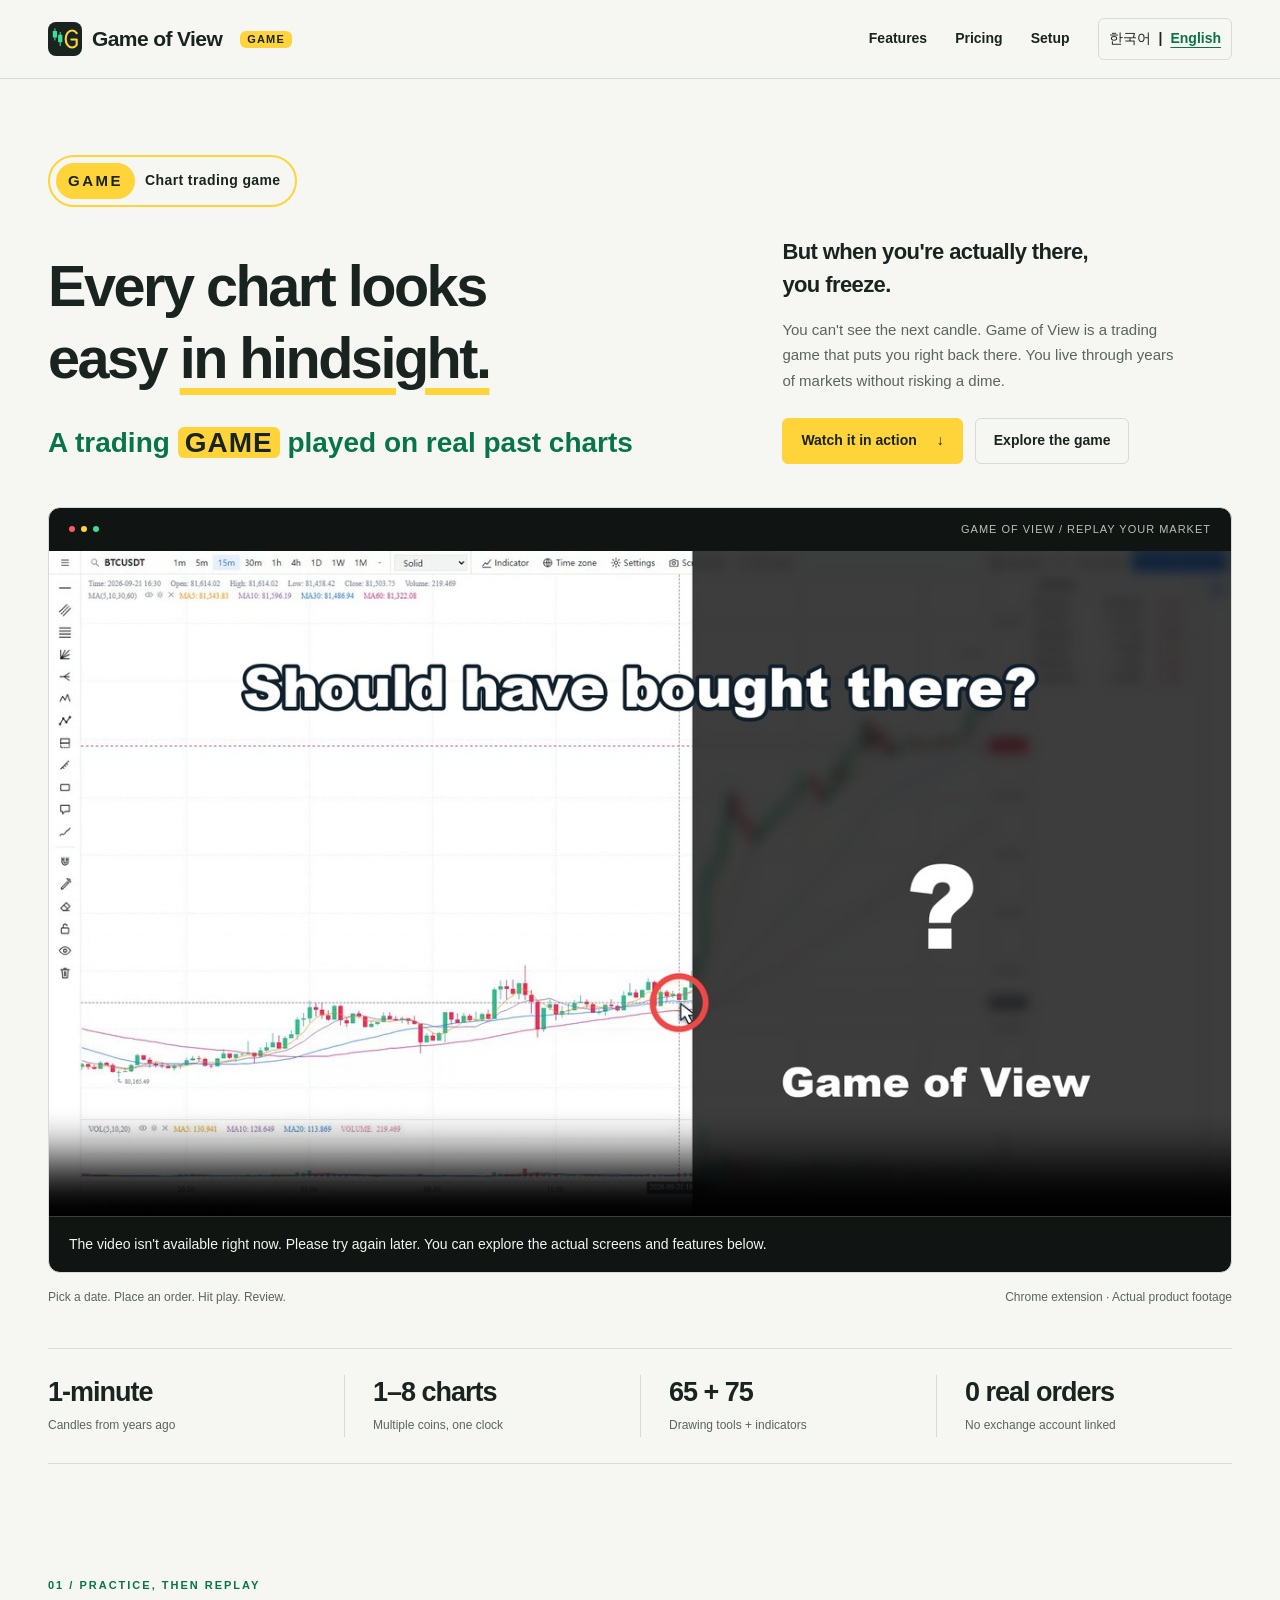
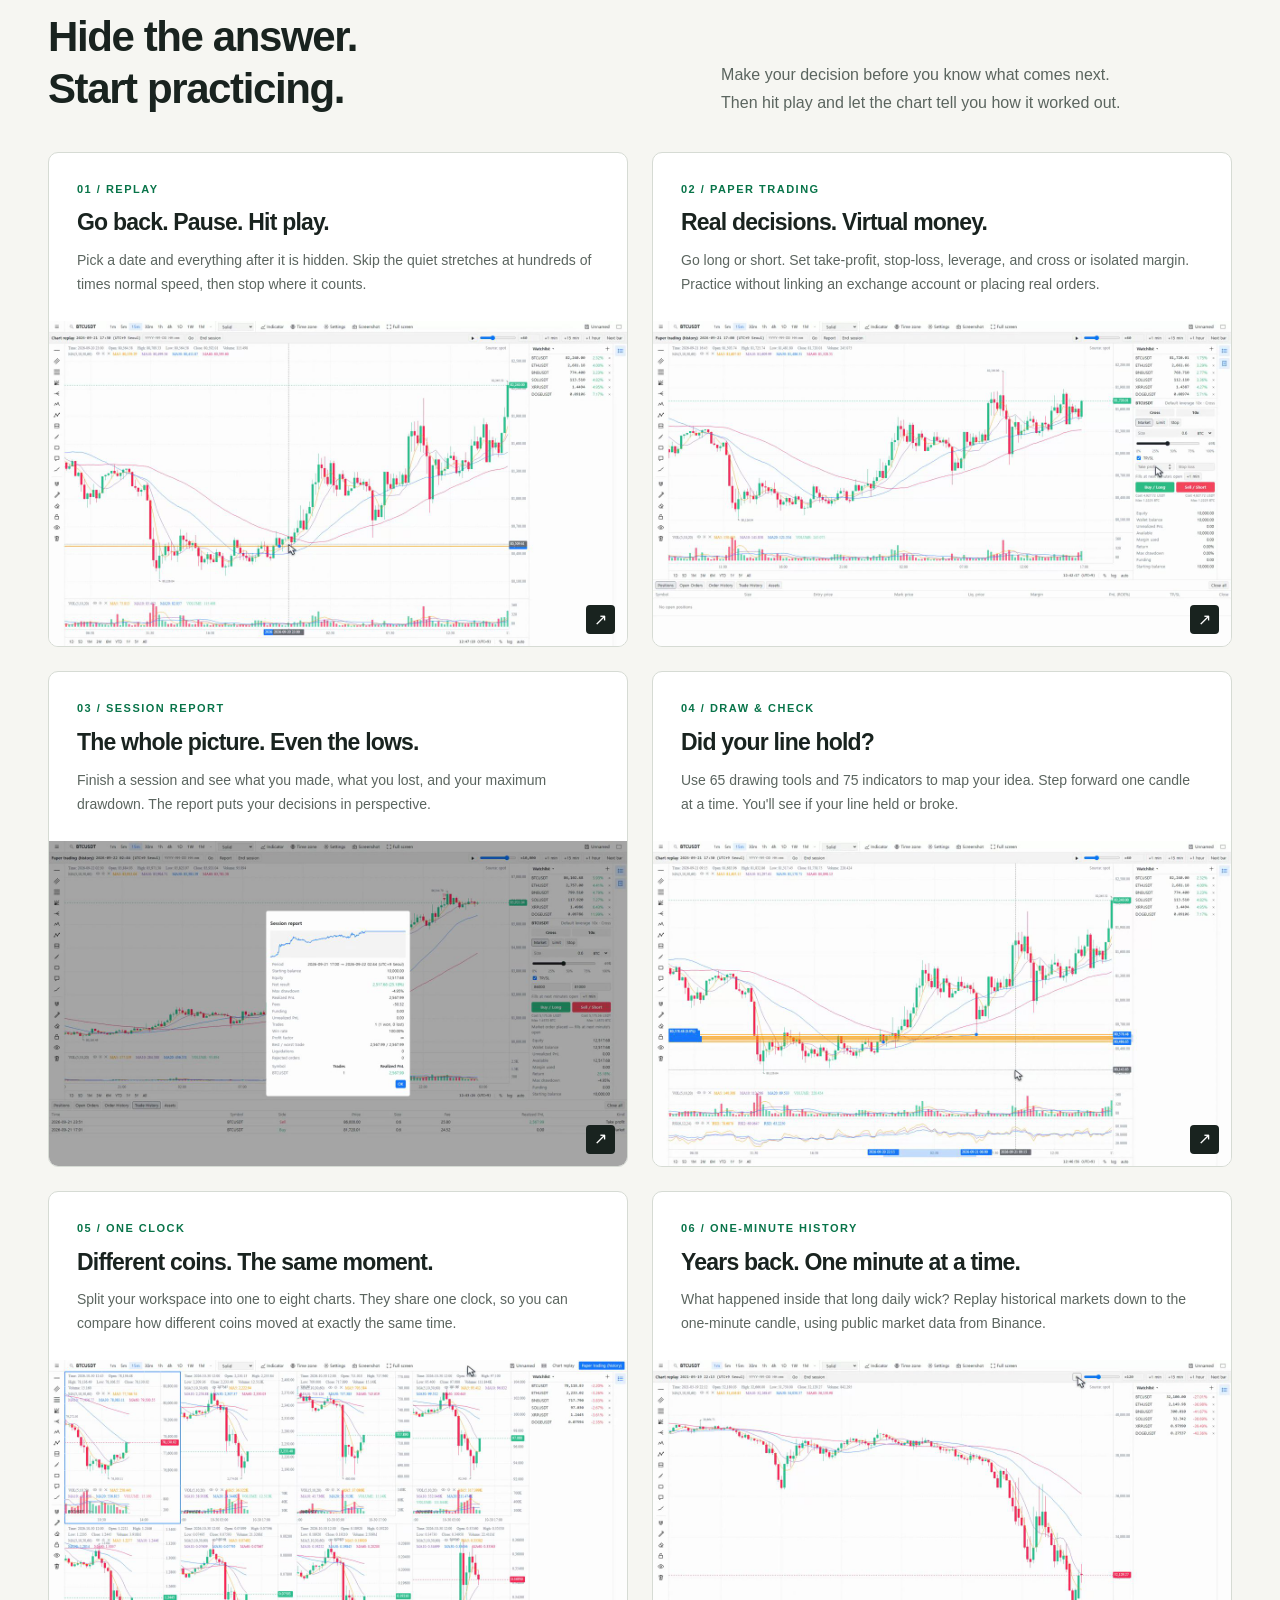
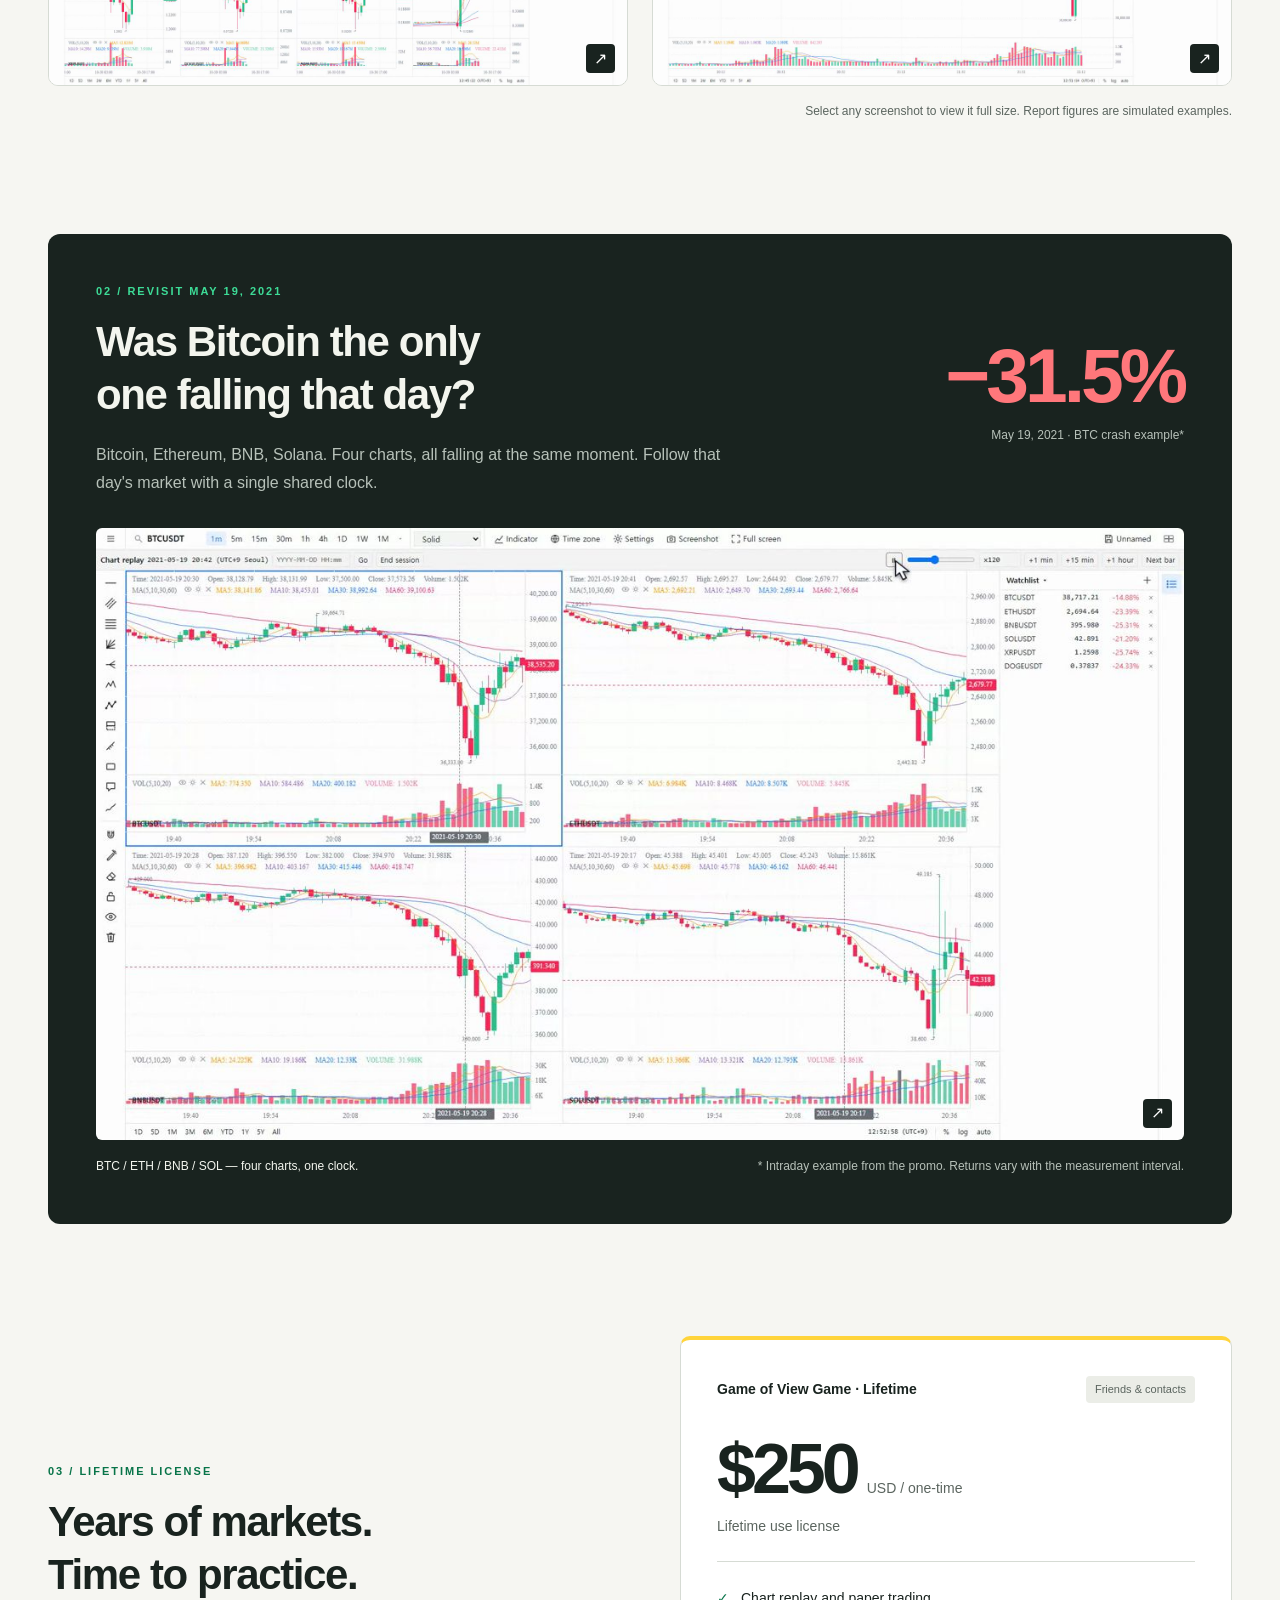
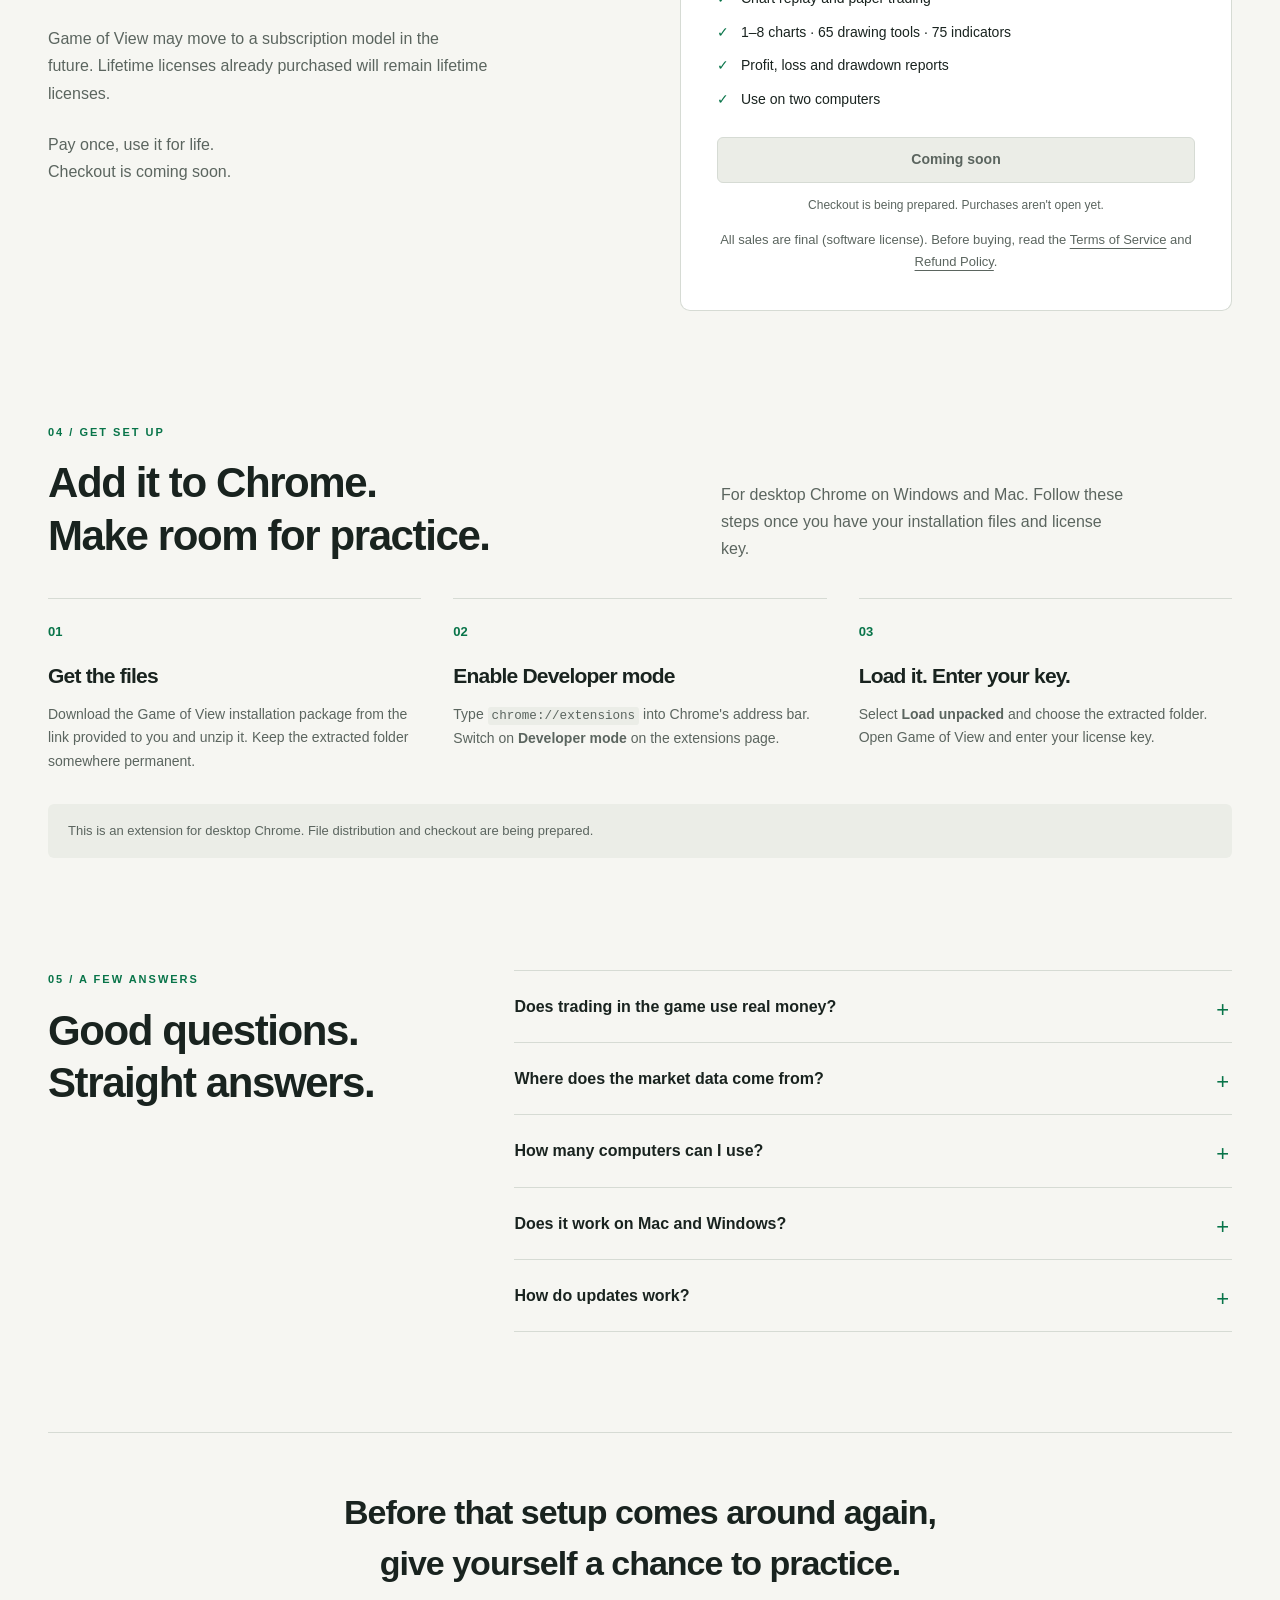
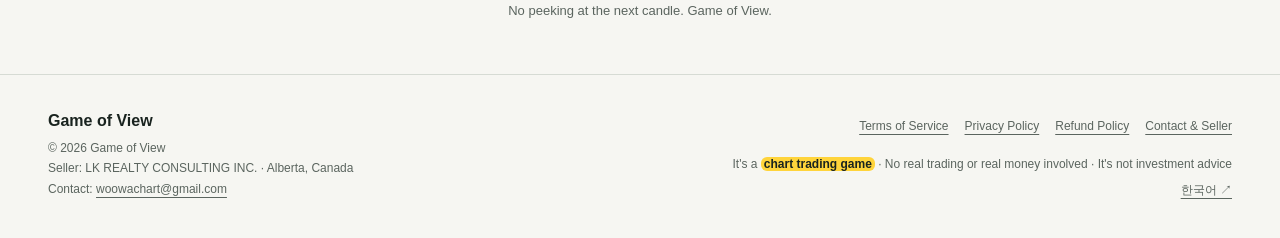
<file: index.html>
<!doctype html>
<html lang="ko">
<head>
  <meta charset="utf-8">
  <script src="lang.js"></script>
  <meta name="viewport" content="width=device-width, initial-scale=1">
  <meta name="color-scheme" content="light dark">
  <title>Game of View — 과거로 돌아가는 차트 트레이딩 게임</title>
  <meta name="description" content="과거 차트로 하는 트레이딩 게임. 그날로 돌아가 다음 봉을 모르는 채로, 내 돈 한 푼 안 걸고 몇 년 치 장을 겪어 봐요. 1분 봉 리플레이, 최대 8분할 동시 재생, 손익·최대 낙폭 리포트.">
  <link rel="canonical" href="https://gameofview.com/">
  <link rel="alternate" hreflang="ko" href="https://gameofview.com/">
  <link rel="alternate" hreflang="en" href="https://gameofview.com/en/">
  <link rel="alternate" hreflang="x-default" href="https://gameofview.com/">
  <meta property="og:type" content="website">
  <meta property="og:locale" content="ko_KR">
  <meta property="og:locale:alternate" content="en_US">
  <meta property="og:site_name" content="Game of View">
  <meta property="og:title" content="Game of View — 과거로 돌아가는 차트 트레이딩 게임">
  <meta property="og:description" content="그날로 돌아가는 차트 트레이딩 게임이에요. 다음 봉을 모르는 채로, 내 돈 한 푼 안 걸고 몇 년 치 장을 미리 겪어 보는 거예요.">
  <meta property="og:url" content="https://gameofview.com/">
  <meta property="og:image" content="https://gameofview.com/media/promo_ko_poster.jpg">
  <meta property="og:image:alt" content="Game of View 한국어 홍보 영상 대표 이미지">
  <meta name="twitter:card" content="summary_large_image">
  <link rel="icon" href="favicon.svg" type="image/svg+xml">
  <link rel="stylesheet" href="style.css">
  <script src="site.js" defer></script>
</head>
<body>
  <a class="skip-link" href="#main">본문으로 건너뛰기</a>
  <header class="site-header">
    <div class="container header-inner">
      <a class="brand" href="./" aria-label="Game of View 홈"><img src="favicon.svg" alt="" width="34" height="34">Game of View<span class="game-tag">GAME</span></a>
      <nav class="nav-links" aria-label="주요 메뉴">
        <a class="nav-secondary" href="#features">기능</a>
        <a href="#pricing">가격</a>
        <a class="nav-secondary" href="#install">설치 방법</a>
        <span class="language-switch" role="group" aria-label="언어 선택"><a href="./" lang="ko" hreflang="ko" data-language="ko" aria-current="page">한국어</a><span aria-hidden="true">|</span><a href="en/" lang="en" hreflang="en" data-language="en">English</a></span>
      </nav>
    </div>
  </header>
  <main id="main">
    <section class="hero container" aria-labelledby="hero-title">
      <p class="game-badge"><span>GAME</span>차트 트레이딩 게임</p>
      <div class="hero-grid">
        <div><h1 id="hero-title">지나간 차트는<br><span class="highlight">다 쉬워 보여요.</span></h1><p class="hero-category">과거 차트로 하는 트레이딩 <strong class="game-word">게임</strong></p></div>
        <div class="hero-copy">
          <p class="lead">그 자리에 서면,<br>손이 안 나가요.</p>
          <p>다음 봉이 안 보이니까요. Game of View는 그날로 돌아가는 트레이딩 게임이에요. 내 돈 한 푼 안 걸고, 몇 년 치 장을 미리 겪어 보는 거예요.</p>
          <div class="hero-actions">
            <a class="button button-primary" href="#demo">영상으로 보기 <span aria-hidden="true">↓</span></a>
            <a class="button" href="#features">어떤 게임인가요?</a>
          </div>
        </div>
      </div>
      <figure id="demo">
        <div class="video-frame">
          <div class="video-topline" aria-hidden="true"><span class="window-dots"><i></i><i></i><i></i></span><span>GAME OF VIEW / REPLAY YOUR MARKET</span></div>
          <video controls preload="metadata" playsinline width="1280" height="720" poster="media/promo_ko_poster.jpg" src="media/promo_ko.mp4" aria-label="Game of View 기능 소개 영상, 한국어" aria-describedby="demo-caption" data-error-id="video-error">
            동영상을 재생할 수 없는 브라우저입니다. 아래에서 화면과 기능 설명을 확인할 수 있어요.
          </video>
          <p class="video-error" id="video-error" role="status" hidden>영상을 아직 불러올 수 없어요. 잠시 후 다시 확인해 주세요. 아래에서 실제 화면과 기능을 먼저 살펴볼 수 있어요.</p>
        </div>
        <figcaption class="video-caption" id="demo-caption"><span>날짜를 고르고, 주문하고, 재생하고, 돌아보기.</span><span>크롬 확장 프로그램 · 실제 제품 화면</span></figcaption>
      </figure>
      <div class="stat-strip" aria-label="주요 사양">
        <div class="stat"><strong>1분 봉</strong><span>몇 년 전 장도 세밀하게</span></div>
        <div class="stat"><strong>1–8분할</strong><span>여러 코인, 하나의 시계</span></div>
        <div class="stat"><strong>65 + 75</strong><span>그리기 도구 + 지표</span></div>
        <div class="stat"><strong>실제 주문 0</strong><span>거래소 계정 연결 없이</span></div>
      </div>
    </section>

    <section class="section container" id="features" aria-labelledby="features-title">
      <div class="section-heading">
        <div><p class="section-label">01 / PRACTICE, THEN REPLAY</p><h2 id="features-title">답을 가리면,<br>연습이 시작돼요.</h2></div>
        <p>차트를 다 보고 하는 복기와는 달라요. 다음 봉을 모르는 자리에서 판단하고, 재생을 눌러 결과를 확인해요.</p>
      </div>
      <div class="features">
        <article class="feature">
          <div class="feature-body"><span class="feature-index">01 / REPLAY</span><h3>그날에서 멈추고, 다시 재생</h3><p>날짜를 고르면 그 뒤의 봉은 가려져요. 지루한 구간은 몇백 배속으로 넘기고, 중요한 자리에선 딱 멈춰요.</p></div>
          <a class="shot-link" href="media/shots/ko-replay.jpg" aria-label="리플레이 화면 원본 보기"><img src="media/shots/ko-replay.jpg" alt="한국어 리플레이 화면에서 선택한 시점까지 나타난 비트코인 차트와 상단 재생 조절 막대" width="1280" height="720" loading="lazy" decoding="async"></a>
        </article>
        <article class="feature">
          <div class="feature-body"><span class="feature-index">02 / PAPER TRADING</span><h3>주문은 실전처럼, 돈은 가상으로</h3><p>롱·숏, 익절·손절, 레버리지와 교차·격리까지. 내 판단을 모의 주문으로 남겨요. 거래소 계정 연결도, 실제 주문도 없어요.</p></div>
          <a class="shot-link" href="media/shots/ko-orders.jpg" aria-label="모의 주문 화면 원본 보기"><img src="media/shots/ko-orders.jpg" alt="한국어 모의 매매 화면의 비트코인 차트, 오른쪽 롱·숏 주문 패널과 하단 포지션 표" width="1280" height="720" loading="lazy" decoding="async"></a>
        </article>
        <article class="feature">
          <div class="feature-body"><span class="feature-index">03 / SESSION REPORT</span><h3>결과도, 가장 깊었던 낙폭도</h3><p>끝나면 리포트가 나와요. 얼마 벌고 얼마 잃었는지, 계좌가 제일 깊이 빠졌던 순간까지 숨김없이요.</p></div>
          <a class="shot-link" href="media/shots/ko-report.jpg" aria-label="세션 리포트 원본 보기"><img src="media/shots/ko-report.jpg" alt="한국어 세션 보고서 창에 표시된 자산 곡선과 모의 매매 손익·최대 낙폭 통계" width="1280" height="720" loading="lazy" decoding="async"></a>
        </article>
        <article class="feature">
          <div class="feature-body"><span class="feature-index">04 / DRAW &amp; CHECK</span><h3>내가 그은 선은 버텼을까요?</h3><p>그리기 도구 65개와 지표 75개. 선을 긋고 봉을 하나씩 넘겨요. 내 선이 버텼는지, 깨졌는지 바로 보여요.</p></div>
          <a class="shot-link" href="media/shots/ko-drawing.jpg" aria-label="그리기 도구 화면 원본 보기"><img src="media/shots/ko-drawing.jpg" alt="한국어 차트 위에 그린 추세선과 수평 구간, 이동평균선 및 하단 보조지표" width="1280" height="720" loading="lazy" decoding="async"></a>
        </article>
        <article class="feature">
          <div class="feature-body"><span class="feature-index">05 / ONE CLOCK</span><h3>여러 코인을 같은 순간에</h3><p>화면을 1개부터 8개까지 나눠요. 시계가 하나라서, 서로 다른 코인의 움직임을 같은 시점에서 비교할 수 있어요.</p></div>
          <a class="shot-link" href="media/shots/ko-layouts.jpg" aria-label="8분할 화면 원본 보기"><img src="media/shots/ko-layouts.jpg" alt="한국어 UI에서 여러 암호화폐 차트를 4열 2행, 총 8칸으로 나눈 화면" width="1280" height="720" loading="lazy" decoding="async"></a>
        </article>
        <article class="feature">
          <div class="feature-body"><span class="feature-index">06 / ONE-MINUTE HISTORY</span><h3>몇 년 전 장도, 1분 봉까지</h3><p>하루짜리 긴 꼬리 안에서 무슨 일이 있었을까요? 바이낸스 공개 시세로 그 하루를 봉 하나씩 다시 겪어 봐요.</p></div>
          <a class="shot-link" href="media/shots/ko-minute.jpg" aria-label="과거 1분 봉 화면 원본 보기"><img src="media/shots/ko-minute.jpg" alt="2021년 5월 19일 비트코인 급락 구간을 한국어 UI의 1분 봉과 거래량으로 재생한 화면" width="1280" height="720" loading="lazy" decoding="async"></a>
        </article>
      </div>
      <p class="image-note">화면을 누르면 원본 크기로 볼 수 있어요. 리포트 수치는 모의 매매 예시예요.</p>
    </section>

    <section class="container crash" aria-labelledby="crash-title">
      <div class="crash-heading">
        <div><p class="section-label">02 / REVISIT 2021.05.19</p><h2 id="crash-title">그날, 비트코인만<br>빠졌을까요?</h2><p class="crash-intro">비트코인, 이더리움, BNB, 솔라나. 화면을 넷으로 나누면 네 코인이 같은 순간에 무너져요. 하나의 시계로 그날의 장을 다시 따라가요.</p></div>
        <p class="crash-number">−31.5%<small>2021.05.19 · BTC 급락 사례*</small></p>
      </div>
      <figure>
        <a class="shot-link" href="media/shots/ko-crash.jpg" aria-label="2021년 급락장 4분할 화면 원본 보기"><img src="media/shots/ko-crash.jpg" alt="2021년 5월 19일 BTC·ETH·BNB·SOL의 급락을 한국어 UI의 4분할 차트로 동시에 재생한 화면" width="1280" height="720" loading="lazy" decoding="async"></a>
        <figcaption><strong>BTC / ETH / BNB / SOL — 네 개의 차트, 하나의 시계.</strong><span>* 홍보 영상의 장중 급락 예시. 측정 구간에 따라 변동률은 달라져요.</span></figcaption>
      </figure>
    </section>

    <section class="section container" id="pricing" aria-labelledby="pricing-title">
      <div class="price-layout">
        <div class="price-copy"><p class="section-label">03 / LIFETIME LICENSE</p><h2 id="pricing-title">몇 년 치 장을,<br>내 연습 시간으로.</h2><p>Game of View는 앞으로 구독제로 바뀔 수 있어요. 이미 구매한 평생 라이선스는 유지돼요.</p><p>한 번 결제하면 평생 사용해요.<br><span data-purchase-pending>결제 창은 준비 중이에요.</span></p></div>
        <div class="price-card">
          <div class="price-card-top"><span>Game of View 게임 평생판</span><span class="tag">지인 대상</span></div>
          <p class="price">$250<span>USD / 한 번 결제</span></p>
          <p class="price-caption">평생 사용 라이선스</p>
          <ul class="price-list"><li>차트 리플레이와 모의 매매</li><li>1–8분할 · 그리기 도구 65개 · 지표 75개</li><li>손익·최대 낙폭 리포트</li><li>컴퓨터 2대에서 사용</li></ul>
          <a class="button purchase-link" role="link" aria-disabled="true" tabindex="0" data-purchase data-ready-label="평생판 결제하기">곧 열려요</a>
          <p class="purchase-note" data-purchase-pending>결제 준비 중 · 현재는 구매할 수 없어요.</p>
          <p class="purchase-policy">소프트웨어 특성상 환불 불가(All Sales Final) · 구매 전 <a href="terms.html">이용약관</a>·<a href="refund.html">환불 정책</a> 확인</p>
        </div>
      </div>
    </section>

    <section class="section container" id="install" aria-labelledby="install-title">
      <div class="section-heading"><div><p class="section-label">04 / GET SET UP</p><h2 id="install-title">크롬에 더하면,<br>연습 준비 끝.</h2></div><p>Windows와 Mac의 데스크톱 크롬에서 사용해요. 설치 파일과 라이선스 키를 받은 뒤 진행하는 순서예요.</p></div>
      <ol class="steps">
        <li class="step"><span class="step-number">01</span><h3>파일 받기</h3><p>안내받은 Game of View 설치 파일을 내려받고 압축을 풀어요. 압축을 푼 폴더는 계속 사용할 위치에 보관해 주세요.</p></li>
        <li class="step"><span class="step-number">02</span><h3>개발자 모드 켜기</h3><p>크롬 주소창에 <code>chrome://extensions</code>를 입력해요. 확장 프로그램 관리 화면에서 <strong>개발자 모드</strong>를 켜 주세요.</p></li>
        <li class="step"><span class="step-number">03</span><h3>확장 로드 → 키 입력</h3><p><strong>압축 해제된 확장 프로그램을 로드합니다</strong>를 눌러 압축을 푼 폴더를 선택해요. Game of View를 열고 라이선스 키를 입력하면 돼요.</p></li>
      </ol>
      <p class="install-note">모바일 앱이 아닌 데스크톱 크롬 확장 프로그램이에요. <span data-purchase-pending>설치 파일 배포와 결제는 준비 중이에요.</span></p>
    </section>

    <section class="section container" id="faq" aria-labelledby="faq-title">
      <div class="faq-layout">
        <div><p class="section-label">05 / A FEW ANSWERS</p><h2 id="faq-title">궁금한 점,<br>미리 답할게요.</h2></div>
        <div class="faq-list">
          <details><summary>게임에서 매매하면 실제 돈이 나가나요?</summary><p>아니요. Game of View는 과거 차트로 하는 트레이딩 게임이에요. 게임 속 매매에는 가상 자금만 사용해요. 거래소 계정을 연결하지 않고 실제 주문도 보내지 않아요. 게임을 이용하기 위한 라이선스 비용은 별도예요.</p></details>
          <details><summary>어떤 거래소의 데이터를 사용하나요?</summary><p>바이낸스의 공개 시세 데이터를 사용해요. 거래소 계정 연결은 필요 없어요. 조회 가능한 과거 구간은 코인별 상장 시점과 공개 데이터 제공 범위에 따라 달라져요.</p></details>
          <details><summary>컴퓨터 몇 대에서 쓸 수 있나요?</summary><p>라이선스 키 하나로 최대 2대의 기기를 활성화할 수 있어요. 기존 기기를 해제한 뒤 다른 기기로 옮길 수 있어요.</p></details>
          <details><summary>Mac과 Windows 모두 되나요?</summary><p>네. Mac과 Windows의 데스크톱 크롬에서 확장 프로그램으로 설치해 사용해요. 스마트폰용 크롬에서는 사용할 수 없어요.</p></details>
          <details><summary>업데이트는 어떻게 받나요?</summary><p>새 버전의 배포 방식과 적용 절차는 배포 시 안내할 예정이에요. 평생판의 업데이트 제공 범위와 세부 정책도 결제 시작 전에 안내할게요.</p></details>
        </div>
      </div>
    </section>
    <div class="container closing"><p>그 자리가 다시 오기 전에,<br>한 번 더 겪어 보는 거예요.<span>다음 봉을 모르는 연습. Game of View.</span></p></div>
  </main>
  <footer class="site-footer">
    <div class="container footer-inner">
      <div><span class="footer-name">Game of View</span><p>© 2026 Game of View</p><p>판매자: <span data-seller-name>LK REALTY CONSULTING INC.</span> · 캐나다 앨버타주</p><p>연락처: <a data-contact-email href="mailto:woowachart@gmail.com">woowachart@gmail.com</a></p></div>
      <div class="footer-right">
        <nav class="footer-legal" aria-label="정책 및 연락처"><a href="terms.html">이용약관</a><a href="privacy.html">개인정보 처리방침</a><a href="refund.html">환불 정책</a><a href="contact.html">연락처·판매자 정보</a></nav>
        <p><strong class="game-word">차트 트레이딩 게임</strong>이에요 · 실제 거래·실제 돈이 오가지 않아요 · 투자 조언이 아니에요</p>
        <a href="en/" lang="en" hreflang="en" data-language="en">English ↗</a>
      </div>
    </div>
  </footer>
</body>
</html>
</file>
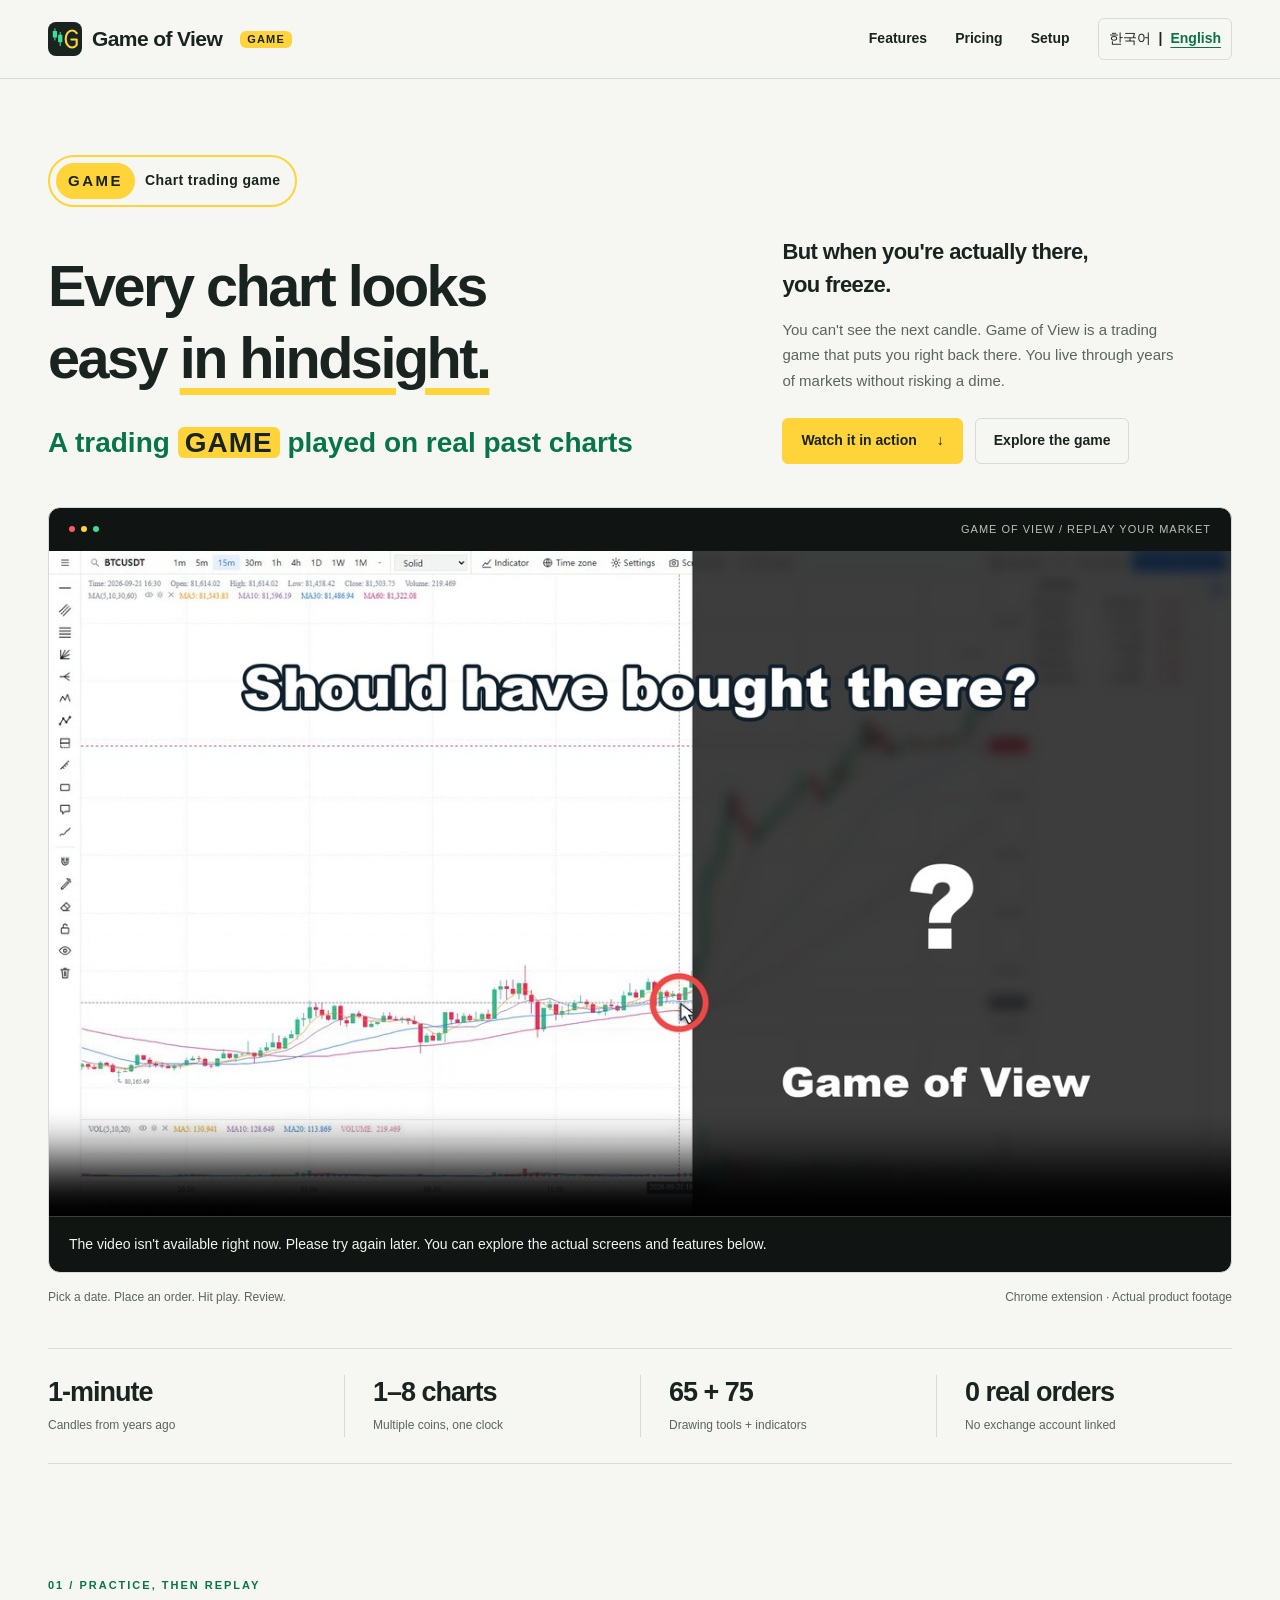
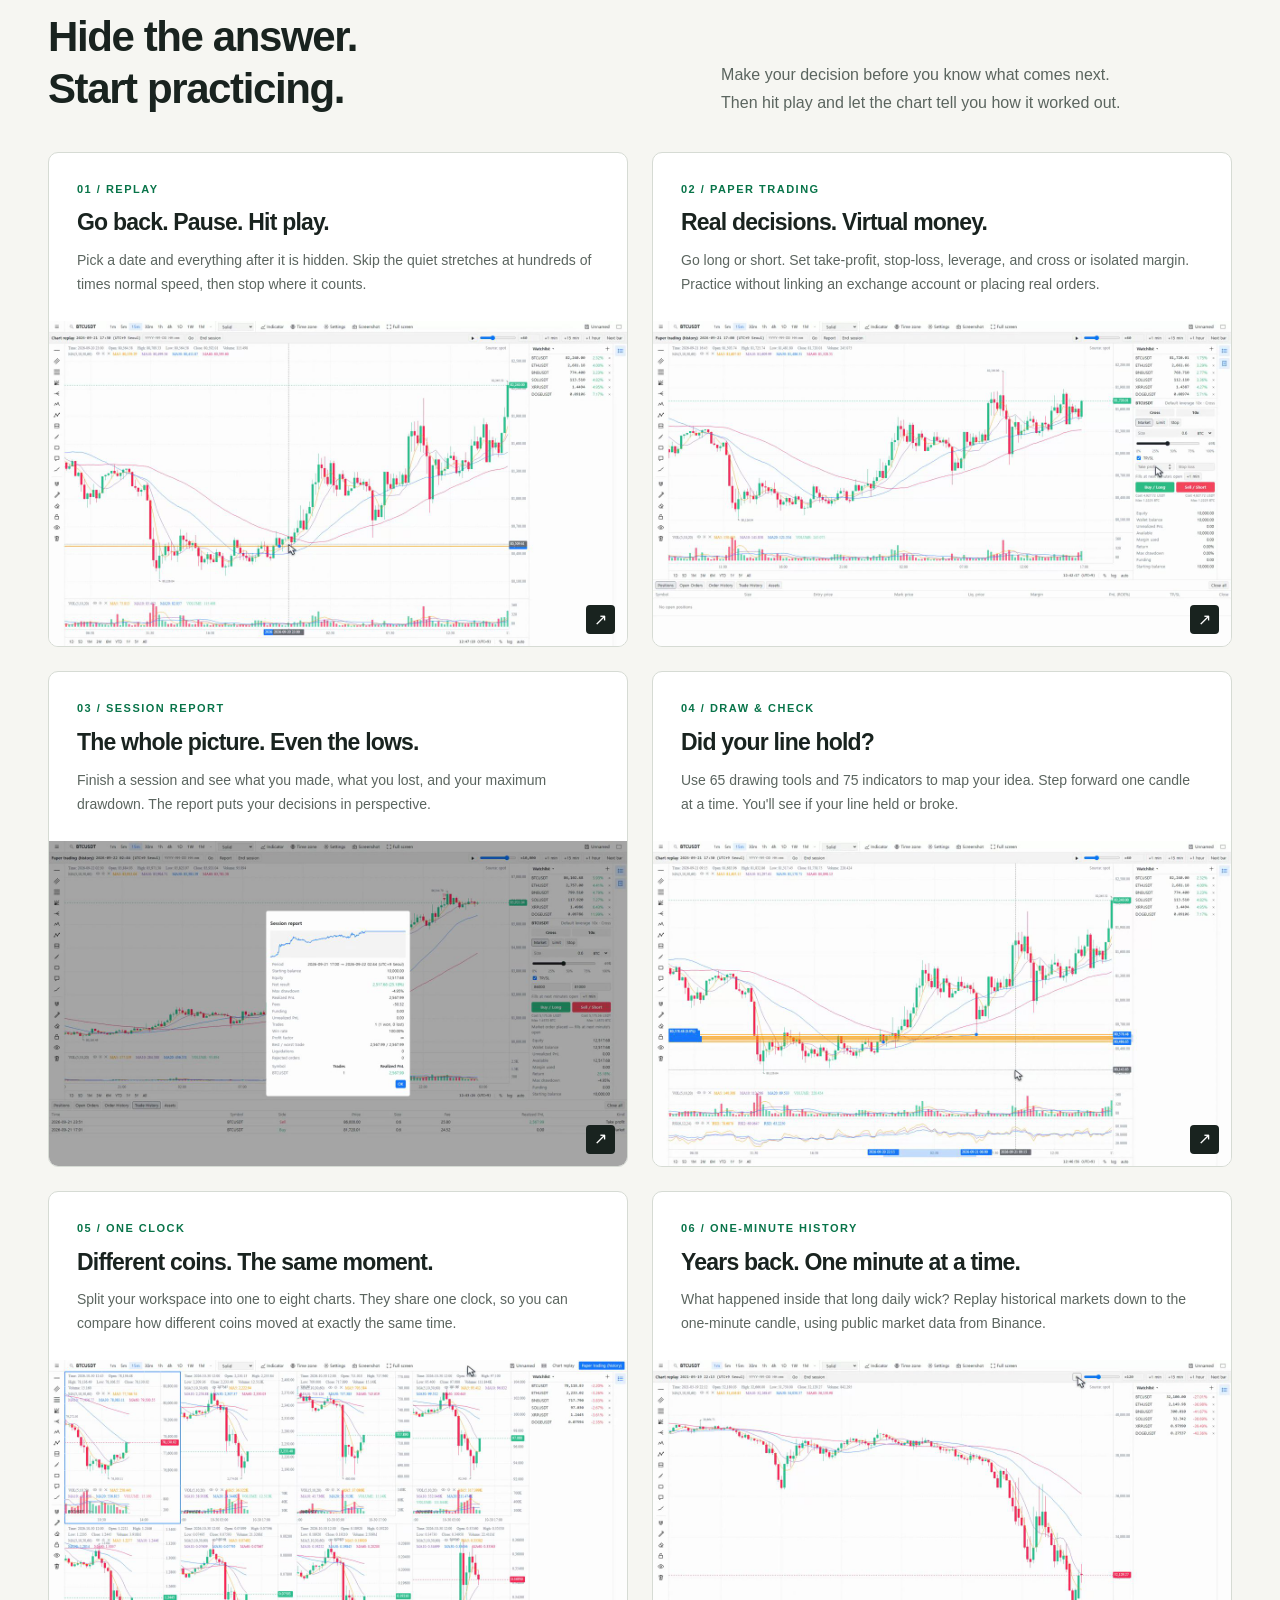
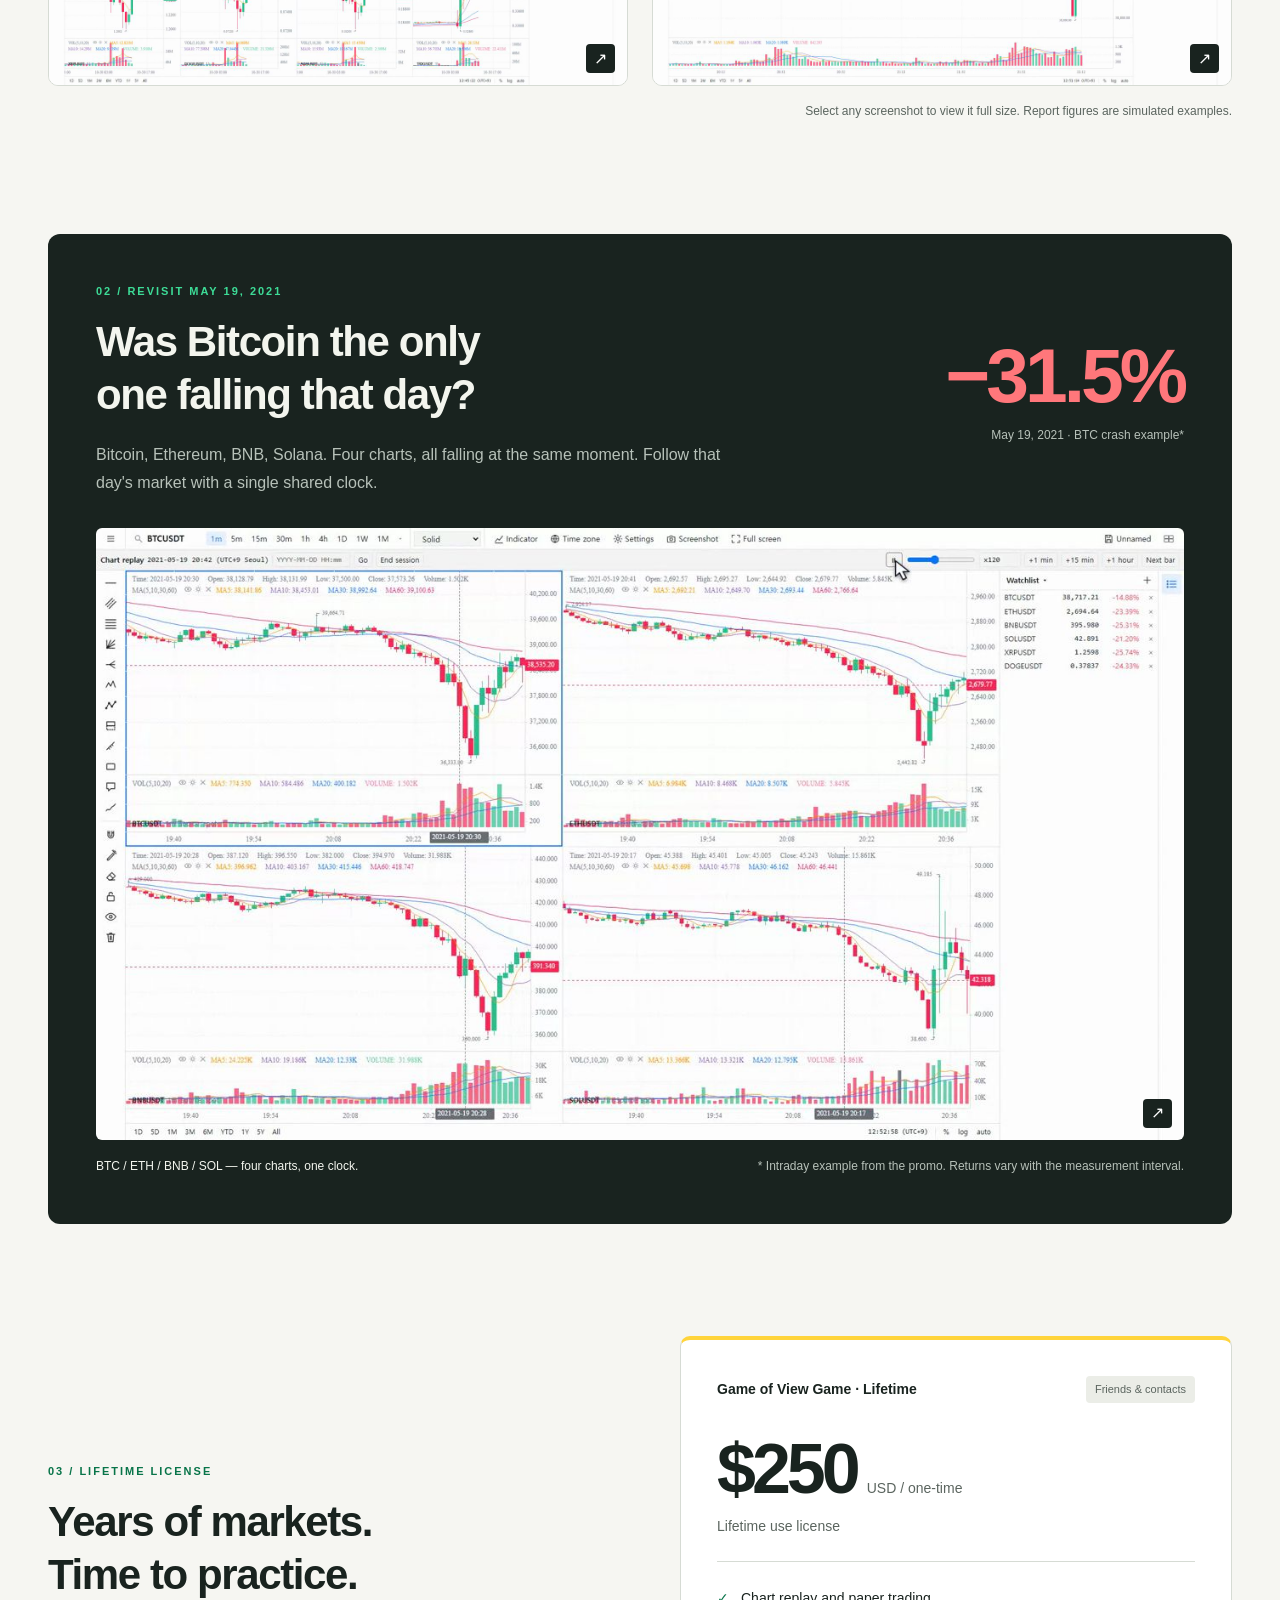
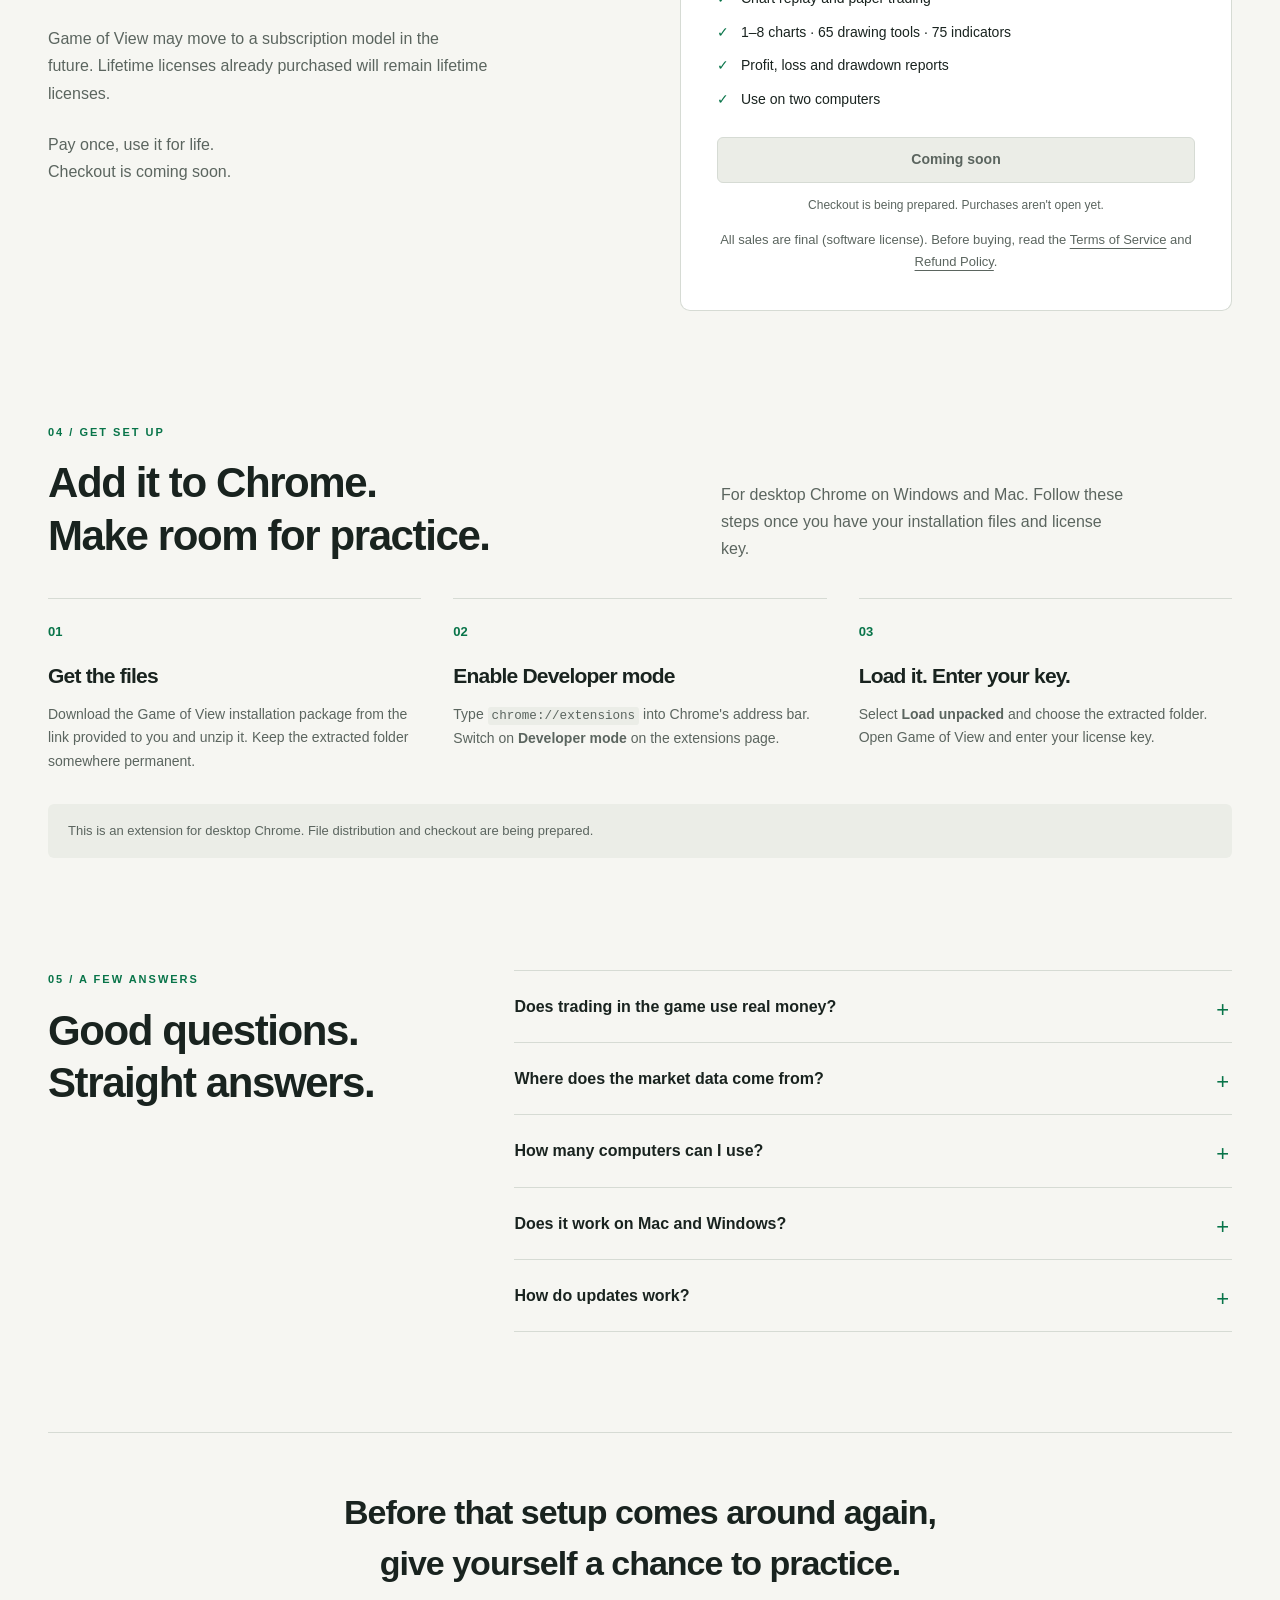
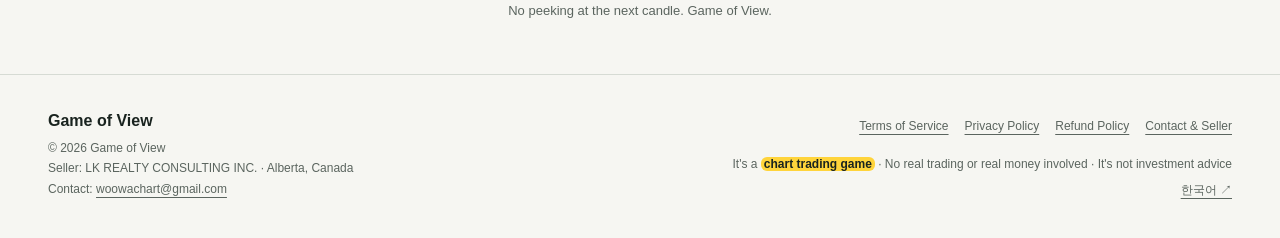
<file: en/index.html>
<!doctype html>
<html lang="en">
<head>
  <meta charset="utf-8">
  <script src="../lang.js"></script>
  <meta name="viewport" content="width=device-width, initial-scale=1">
  <meta name="color-scheme" content="light dark">
  <title>Game of View — A chart trading game that takes you back</title>
  <meta name="description" content="A chart trading game played on real past charts. Go back to that day and live through years of markets without risking a dime. One-minute replay, up to eight synced charts, and profit, loss and drawdown reports.">
  <link rel="canonical" href="https://gameofview.com/en/">
  <link rel="alternate" hreflang="ko" href="https://gameofview.com/">
  <link rel="alternate" hreflang="en" href="https://gameofview.com/en/">
  <link rel="alternate" hreflang="x-default" href="https://gameofview.com/">
  <meta property="og:type" content="website">
  <meta property="og:locale" content="en_US">
  <meta property="og:locale:alternate" content="ko_KR">
  <meta property="og:site_name" content="Game of View">
  <meta property="og:title" content="Game of View — A chart trading game that takes you back">
  <meta property="og:description" content="A chart trading game that puts you right back there. You can't see the next candle. Live through years of markets without risking a dime.">
  <meta property="og:url" content="https://gameofview.com/en/">
  <meta property="og:image" content="https://gameofview.com/media/promo_en_poster.jpg">
  <meta property="og:image:alt" content="Game of View English product video poster">
  <meta name="twitter:card" content="summary_large_image">
  <link rel="icon" href="../favicon.svg" type="image/svg+xml">
  <link rel="stylesheet" href="../style.css">
  <script src="../site.js" defer></script>
</head>
<body>
  <a class="skip-link" href="#main">Skip to content</a>
  <header class="site-header"><div class="container header-inner">
    <a class="brand" href="./" aria-label="Game of View home"><img src="../favicon.svg" alt="" width="34" height="34">Game of View<span class="game-tag">GAME</span></a>
    <nav class="nav-links" aria-label="Main navigation"><a class="nav-secondary" href="#features">Features</a><a href="#pricing">Pricing</a><a class="nav-secondary" href="#install">Setup</a><span class="language-switch" role="group" aria-label="Choose language"><a href="../" lang="ko" hreflang="ko" data-language="ko">한국어</a><span aria-hidden="true">|</span><a href="./" lang="en" hreflang="en" data-language="en" aria-current="page">English</a></span></nav>
  </div></header>
  <main id="main">
    <section class="hero container" aria-labelledby="hero-title">
      <p class="game-badge"><span>GAME</span>Chart trading game</p>
      <div class="hero-grid">
        <div><h1 id="hero-title">Every chart looks<br>easy <span class="highlight">in hindsight.</span></h1><p class="hero-category">A trading <strong class="game-word game-caps">game</strong> played on real past charts</p></div>
        <div class="hero-copy"><p class="lead">But when you're actually there,<br>you freeze.</p><p>You can't see the next candle. Game of View is a trading game that puts you right back there. You live through years of markets without risking a dime.</p><div class="hero-actions"><a class="button button-primary" href="#demo">Watch it in action <span aria-hidden="true">↓</span></a><a class="button" href="#features">Explore the game</a></div></div>
      </div>
      <figure id="demo">
        <div class="video-frame">
          <div class="video-topline" aria-hidden="true"><span class="window-dots"><i></i><i></i><i></i></span><span>GAME OF VIEW / REPLAY YOUR MARKET</span></div>
          <video controls preload="metadata" playsinline width="1280" height="720" poster="../media/promo_en_poster.jpg" src="../media/promo_en.mp4" aria-label="Game of View product walkthrough in English" aria-describedby="demo-caption" data-error-id="video-error">Your browser cannot play this video. Explore the screenshots and feature descriptions below.</video>
          <p class="video-error" id="video-error" role="status" hidden>The video isn't available right now. Please try again later. You can explore the actual screens and features below.</p>
        </div>
        <figcaption class="video-caption" id="demo-caption"><span>Pick a date. Place an order. Hit play. Review.</span><span>Chrome extension · Actual product footage</span></figcaption>
      </figure>
      <div class="stat-strip" aria-label="Key specifications"><div class="stat"><strong>1-minute</strong><span>Candles from years ago</span></div><div class="stat"><strong>1–8 charts</strong><span>Multiple coins, one clock</span></div><div class="stat"><strong>65 + 75</strong><span>Drawing tools + indicators</span></div><div class="stat"><strong>0 real orders</strong><span>No exchange account linked</span></div></div>
    </section>

    <section class="section container" id="features" aria-labelledby="features-title">
      <div class="section-heading"><div><p class="section-label">01 / PRACTICE, THEN REPLAY</p><h2 id="features-title">Hide the answer.<br>Start practicing.</h2></div><p>Make your decision before you know what comes next. Then hit play and let the chart tell you how it worked out.</p></div>
      <div class="features">
        <article class="feature"><div class="feature-body"><span class="feature-index">01 / REPLAY</span><h3>Go back. Pause. Hit play.</h3><p>Pick a date and everything after it is hidden. Skip the quiet stretches at hundreds of times normal speed, then stop where it counts.</p></div><a class="shot-link" href="../media/shots/en-replay.jpg" aria-label="View full-size replay screenshot"><img src="../media/shots/en-replay.jpg" alt="English replay interface showing Bitcoin candles up to the selected point and playback controls along the top" width="1280" height="720" loading="lazy" decoding="async"></a></article>
        <article class="feature"><div class="feature-body"><span class="feature-index">02 / PAPER TRADING</span><h3>Real decisions. Virtual money.</h3><p>Go long or short. Set take-profit, stop-loss, leverage, and cross or isolated margin. Practice without linking an exchange account or placing real orders.</p></div><a class="shot-link" href="../media/shots/en-orders.jpg" aria-label="View full-size paper trading screenshot"><img src="../media/shots/en-orders.jpg" alt="English paper trading interface with a Bitcoin chart, long and short order panel, and position table" width="1280" height="720" loading="lazy" decoding="async"></a></article>
        <article class="feature"><div class="feature-body"><span class="feature-index">03 / SESSION REPORT</span><h3>The whole picture. Even the lows.</h3><p>Finish a session and see what you made, what you lost, and your maximum drawdown. The report puts your decisions in perspective.</p></div><a class="shot-link" href="../media/shots/en-report.jpg" aria-label="View full-size session report screenshot"><img src="../media/shots/en-report.jpg" alt="English session report showing the simulated account equity curve, profit and loss, and drawdown statistics" width="1280" height="720" loading="lazy" decoding="async"></a></article>
        <article class="feature"><div class="feature-body"><span class="feature-index">04 / DRAW &amp; CHECK</span><h3>Did your line hold?</h3><p>Use 65 drawing tools and 75 indicators to map your idea. Step forward one candle at a time. You'll see if your line held or broke.</p></div><a class="shot-link" href="../media/shots/en-drawing.jpg" aria-label="View full-size drawing tools screenshot"><img src="../media/shots/en-drawing.jpg" alt="English chart interface with a drawn trend line, highlighted horizontal zone, moving averages and lower indicators" width="1280" height="720" loading="lazy" decoding="async"></a></article>
        <article class="feature"><div class="feature-body"><span class="feature-index">05 / ONE CLOCK</span><h3>Different coins. The same moment.</h3><p>Split your workspace into one to eight charts. They share one clock, so you can compare how different coins moved at exactly the same time.</p></div><a class="shot-link" href="../media/shots/en-layouts.jpg" aria-label="View full-size eight-chart screenshot"><img src="../media/shots/en-layouts.jpg" alt="English interface split into eight cryptocurrency charts arranged in four columns and two rows" width="1280" height="720" loading="lazy" decoding="async"></a></article>
        <article class="feature"><div class="feature-body"><span class="feature-index">06 / ONE-MINUTE HISTORY</span><h3>Years back. One minute at a time.</h3><p>What happened inside that long daily wick? Replay historical markets down to the one-minute candle, using public market data from Binance.</p></div><a class="shot-link" href="../media/shots/en-minute.jpg" aria-label="View full-size historical one-minute chart"><img src="../media/shots/en-minute.jpg" alt="Bitcoin's May 19, 2021 sell-off shown as one-minute candles and volume in the English interface" width="1280" height="720" loading="lazy" decoding="async"></a></article>
      </div>
      <p class="image-note">Select any screenshot to view it full size. Report figures are simulated examples.</p>
    </section>

    <section class="container crash" aria-labelledby="crash-title">
      <div class="crash-heading"><div><p class="section-label">02 / REVISIT MAY 19, 2021</p><h2 id="crash-title">Was Bitcoin the only<br>one falling that day?</h2><p class="crash-intro">Bitcoin, Ethereum, BNB, Solana. Four charts, all falling at the same moment. Follow that day's market with a single shared clock.</p></div><p class="crash-number">−31.5%<small>May 19, 2021 · BTC crash example*</small></p></div>
      <figure><a class="shot-link" href="../media/shots/en-crash.jpg" aria-label="View full-size four-chart crash replay"><img src="../media/shots/en-crash.jpg" alt="English four-chart layout replaying the May 19, 2021 crash in BTC, ETH, BNB and SOL simultaneously" width="1280" height="720" loading="lazy" decoding="async"></a><figcaption><strong>BTC / ETH / BNB / SOL — four charts, one clock.</strong><span>* Intraday example from the promo. Returns vary with the measurement interval.</span></figcaption></figure>
    </section>

    <section class="section container" id="pricing" aria-labelledby="pricing-title">
      <div class="price-layout">
        <div class="price-copy"><p class="section-label">03 / LIFETIME LICENSE</p><h2 id="pricing-title">Years of markets.<br>Time to practice.</h2><p>Game of View may move to a subscription model in the future. Lifetime licenses already purchased will remain lifetime licenses.</p><p>Pay once, use it for life.<br><span data-purchase-pending>Checkout is coming soon.</span></p></div>
        <div class="price-card"><div class="price-card-top"><span>Game of View Game · Lifetime</span><span class="tag">Friends &amp; contacts</span></div><p class="price">$250<span>USD / one-time</span></p><p class="price-caption">Lifetime use license</p><ul class="price-list"><li>Chart replay and paper trading</li><li>1–8 charts · 65 drawing tools · 75 indicators</li><li>Profit, loss and drawdown reports</li><li>Use on two computers</li></ul><a class="button purchase-link" role="link" aria-disabled="true" tabindex="0" data-purchase data-ready-label="Get the lifetime license">Coming soon</a><p class="purchase-note" data-purchase-pending>Checkout is being prepared. Purchases aren't open yet.</p>
          <p class="purchase-policy">All sales are final (software license). Before buying, read the <a href="terms.html">Terms of Service</a> and <a href="refund.html">Refund Policy</a>.</p></div>
      </div>
    </section>

    <section class="section container" id="install" aria-labelledby="install-title">
      <div class="section-heading"><div><p class="section-label">04 / GET SET UP</p><h2 id="install-title">Add it to Chrome.<br>Make room for practice.</h2></div><p>For desktop Chrome on Windows and Mac. Follow these steps once you have your installation files and license key.</p></div>
      <ol class="steps"><li class="step"><span class="step-number">01</span><h3>Get the files</h3><p>Download the Game of View installation package from the link provided to you and unzip it. Keep the extracted folder somewhere permanent.</p></li><li class="step"><span class="step-number">02</span><h3>Enable Developer mode</h3><p>Type <code>chrome://extensions</code> into Chrome's address bar. Switch on <strong>Developer mode</strong> on the extensions page.</p></li><li class="step"><span class="step-number">03</span><h3>Load it. Enter your key.</h3><p>Select <strong>Load unpacked</strong> and choose the extracted folder. Open Game of View and enter your license key.</p></li></ol>
      <p class="install-note">This is an extension for desktop Chrome. <span data-purchase-pending>File distribution and checkout are being prepared.</span></p>
    </section>

    <section class="section container" id="faq" aria-labelledby="faq-title">
      <div class="faq-layout"><div><p class="section-label">05 / A FEW ANSWERS</p><h2 id="faq-title">Good questions.<br>Straight answers.</h2></div><div class="faq-list">
        <details><summary>Does trading in the game use real money?</summary><p>No. Game of View is a trading game played on real past charts. All trades in the game use virtual funds. It doesn't connect to your exchange account or place real orders. The game license has a separate cost.</p></details>
        <details><summary>Where does the market data come from?</summary><p>Game of View uses public market data from Binance. No exchange account connection is needed. Historical coverage depends on when each coin was listed and what public data is available.</p></details>
        <details><summary>How many computers can I use?</summary><p>One license key can activate up to 2 devices. You can deactivate a device and move the license to another device.</p></details>
        <details><summary>Does it work on Mac and Windows?</summary><p>Yes. Install it as an extension in desktop Chrome on Mac or Windows. It isn't available for Chrome on smartphones.</p></details>
        <details><summary>How do updates work?</summary><p>Distribution and installation instructions will accompany new releases. Details of the lifetime license's update coverage and policy will be provided before checkout opens.</p></details>
      </div></div>
    </section>
    <div class="container closing"><p>Before that setup comes around again,<br>give yourself a chance to practice.<span>No peeking at the next candle. Game of View.</span></p></div>
  </main>
  <footer class="site-footer">
    <div class="container footer-inner">
      <div><span class="footer-name">Game of View</span><p>© 2026 Game of View</p><p>Seller: <span data-seller-name>LK REALTY CONSULTING INC.</span> · Alberta, Canada</p><p>Contact: <a data-contact-email href="mailto:woowachart@gmail.com">woowachart@gmail.com</a></p></div>
      <div class="footer-right">
        <nav class="footer-legal" aria-label="Policies and contact"><a href="terms.html">Terms of Service</a><a href="privacy.html">Privacy Policy</a><a href="refund.html">Refund Policy</a><a href="contact.html">Contact & Seller</a></nav>
        <p>It's a <strong class="game-word">chart trading game</strong> · No real trading or real money involved · It's not investment advice</p>
        <a href="../" lang="ko" hreflang="ko" data-language="ko">한국어 ↗</a>
      </div>
    </div>
  </footer>
</body>
</html>
</file>
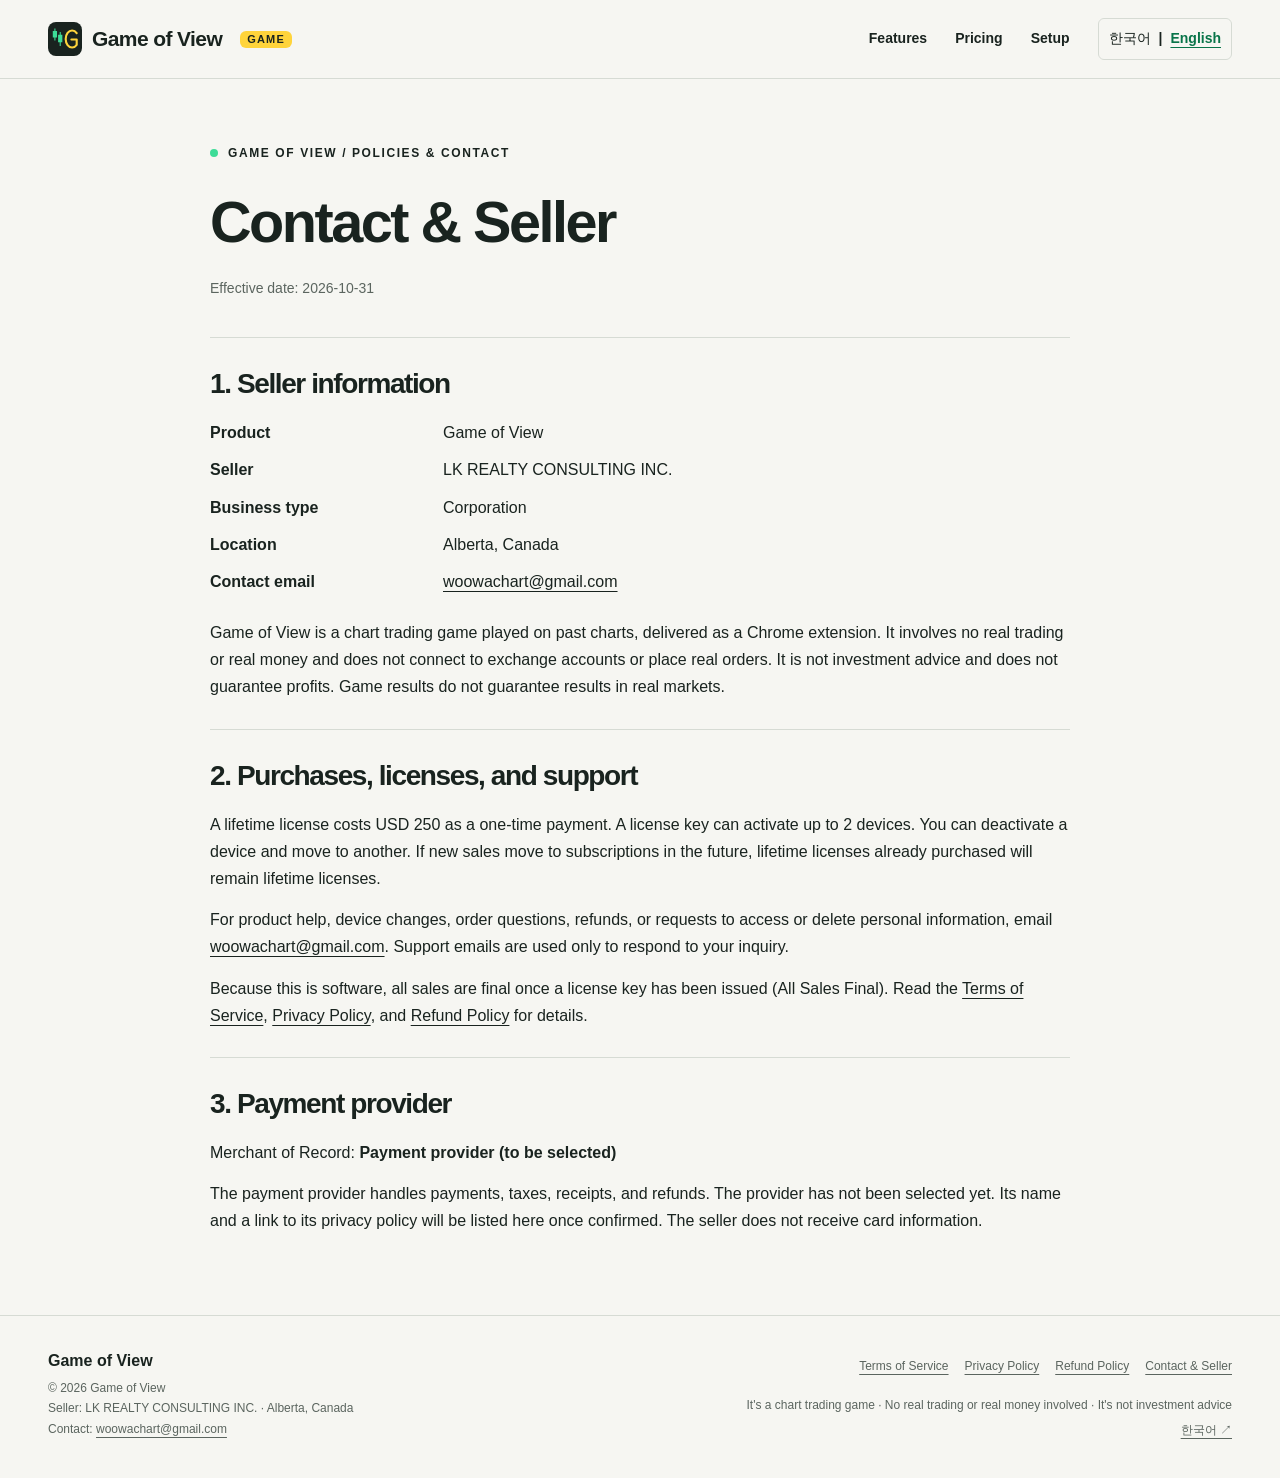
<file: contact.html>
<!doctype html>
<html lang="ko">
<head>
  <meta charset="utf-8">
  <script src="lang.js"></script>
  <meta name="viewport" content="width=device-width, initial-scale=1">
  <meta name="color-scheme" content="light dark">
  <title>연락처·판매자 정보 — Game of View</title>
  <meta name="description" content="차트 트레이딩 게임 Game of View의 연락처·판매자 정보입니다.">
  <link rel="canonical" href="https://gameofview.com/contact.html">
  <link rel="alternate" hreflang="ko" href="https://gameofview.com/contact.html">
  <link rel="alternate" hreflang="en" href="https://gameofview.com/en/contact.html">
  <link rel="alternate" hreflang="x-default" href="https://gameofview.com/contact.html">
  <link rel="icon" href="favicon.svg" type="image/svg+xml">
  <link rel="stylesheet" href="style.css">
  <script src="site.js" defer></script>
</head>
<body>
  <a class="skip-link" href="#main">본문으로 건너뛰기</a>
  <header class="site-header">
    <div class="container header-inner">
      <a class="brand" href="./" aria-label="Game of View 홈"><img src="favicon.svg" alt="" width="34" height="34">Game of View<span class="game-tag">GAME</span></a>
      <nav class="nav-links" aria-label="주요 메뉴">
        <a class="nav-secondary" href="./#features">기능</a>
        <a href="./#pricing">가격</a>
        <a class="nav-secondary" href="./#install">설치 방법</a>
        <span class="language-switch" role="group" aria-label="언어 선택"><a href="contact.html" lang="ko" hreflang="ko" data-language="ko" aria-current="page">한국어</a><span aria-hidden="true">|</span><a href="en/contact.html" lang="en" hreflang="en" data-language="en">English</a></span>
      </nav>
    </div>
  </header>
  <main id="main" class="container legal-page">
    <p class="eyebrow">Game of View / 정책 및 연락처</p>
    <h1>연락처·판매자 정보</h1>
    <p class="legal-date">시행일: <time datetime="2026-10-31">2026-10-31</time></p>
    <article class="legal-content" aria-label="연락처·판매자 정보">
      <section aria-labelledby="section-1"><h2 id="section-1">1. 판매자 정보</h2><dl class="seller-details"><dt>제품</dt><dd>Game of View</dd><dt>판매자</dt><dd><span data-seller-name>LK REALTY CONSULTING INC.</span></dd><dt>사업 형태</dt><dd>법인</dd><dt>소재지</dt><dd>캐나다 앨버타주(Alberta, Canada)</dd><dt>연락 이메일</dt><dd><a data-contact-email href="mailto:woowachart@gmail.com">woowachart@gmail.com</a></dd></dl><p>Game of View는 과거 차트로 하는 차트 트레이딩 게임(크롬 확장 프로그램)입니다. 실제 거래·실제 돈이 없으며, 거래소 계정 연결이나 실제 주문을 하지 않습니다. 투자 조언이 아니며 수익을 보장하지 않습니다. 게임 속 결과는 실제 시장 결과를 보장하지 않습니다.</p></section>
      <section aria-labelledby="section-2"><h2 id="section-2">2. 구매·라이선스·지원</h2><p>평생 라이선스는 USD 250을 한 번 결제하며, 라이선스 키로 최대 2대의 기기를 활성화할 수 있습니다. 기기를 해제하면 다른 기기로 옮길 수 있습니다. 앞으로 구독제로 바뀌더라도 이미 구매한 평생 라이선스는 유지됩니다.</p><p>제품 이용, 기기 변경, 주문 확인, 환불 또는 개인정보 열람·삭제에 관한 문의는 <a data-contact-email href="mailto:woowachart@gmail.com">woowachart@gmail.com</a>로 보내십시오. 문의 메일은 답변용으로만 사용합니다.</p><p>소프트웨어 특성상 라이선스 키를 발급한 뒤에는 환불하지 않습니다(All Sales Final). 자세한 내용은 <a href="terms.html">이용약관</a>, <a href="privacy.html">개인정보 처리방침</a>, <a href="refund.html">환불 정책</a>을 확인하십시오.</p></section>
      <section id="payment-provider" aria-labelledby="section-3"><h2 id="section-3">3. 결제 대행사</h2><!-- 결제 대행사 이름 확정 위치: site.js의 PAYMENT_PROVIDER_NAME 한 값에 실제 업체명을 입력합니다. JavaScript 미사용 기본값은 이 항목과 en/contact.html의 대응 항목도 함께 갱신합니다. 업체의 실제 개인정보 처리방침 링크를 두 항목에 추가합니다. -->
<p>판매 대행자(Merchant of Record): <strong data-payment-provider>결제 대행사(예정)</strong></p><p>결제, 세금, 영수증 및 환불은 결제 대행사를 통해 처리합니다. 업체는 아직 정해지지 않았으며, 확정 후 이곳에 업체명과 개인정보 처리방침 링크를 안내합니다. 판매자는 카드 정보를 받지 않습니다.</p></section>
    </article>
  </main>
  <footer class="site-footer">
    <div class="container footer-inner">
      <div><span class="footer-name">Game of View</span><p>© 2026 Game of View</p><p>판매자: <span data-seller-name>LK REALTY CONSULTING INC.</span> · 캐나다 앨버타주</p><p>연락처: <a data-contact-email href="mailto:woowachart@gmail.com">woowachart@gmail.com</a></p></div>
      <div class="footer-right">
        <nav class="footer-legal" aria-label="정책 및 연락처"><a href="terms.html">이용약관</a><a href="privacy.html">개인정보 처리방침</a><a href="refund.html">환불 정책</a><a href="contact.html">연락처·판매자 정보</a></nav>
        <p>차트 트레이딩 게임이에요 · 실제 거래·실제 돈이 오가지 않아요 · 투자 조언이 아니에요</p>
        <a href="en/contact.html" lang="en" hreflang="en" data-language="en">English ↗</a>
      </div>
    </div>
  </footer>
</body>
</html>
</file>
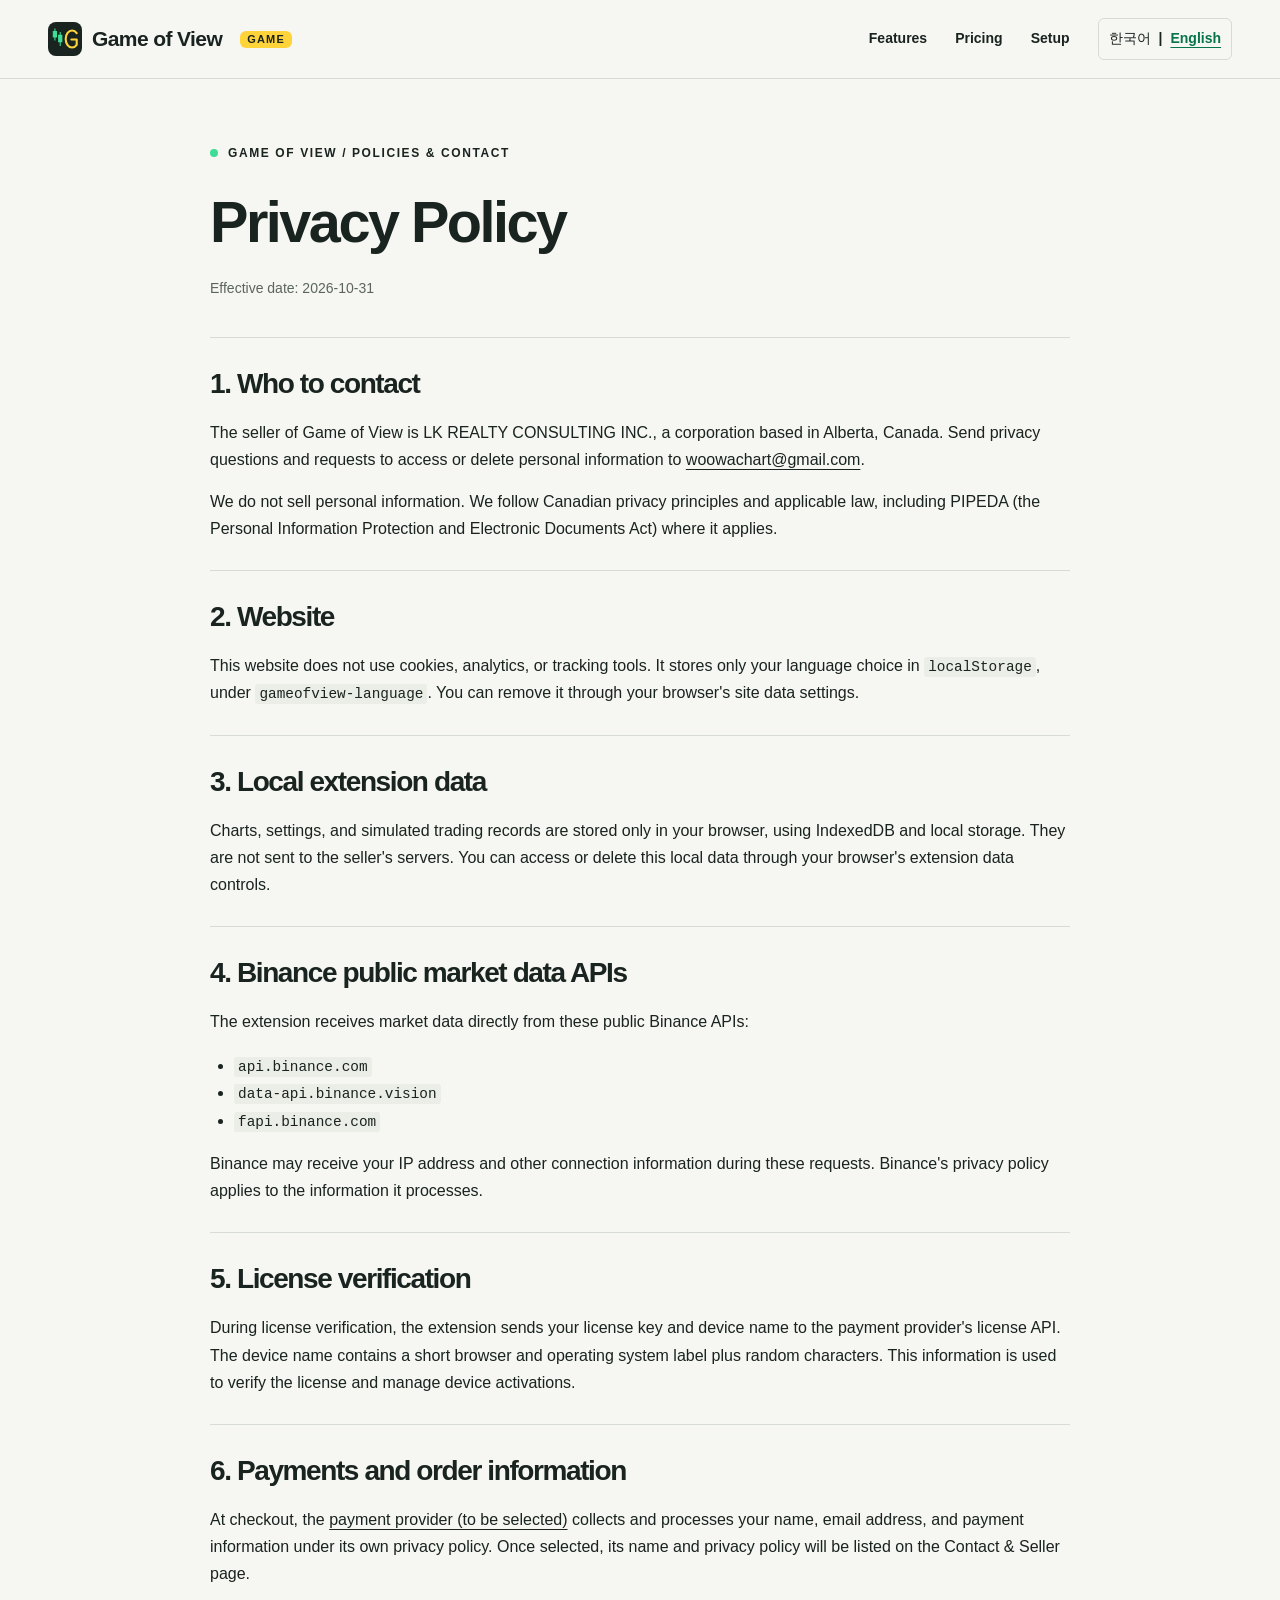
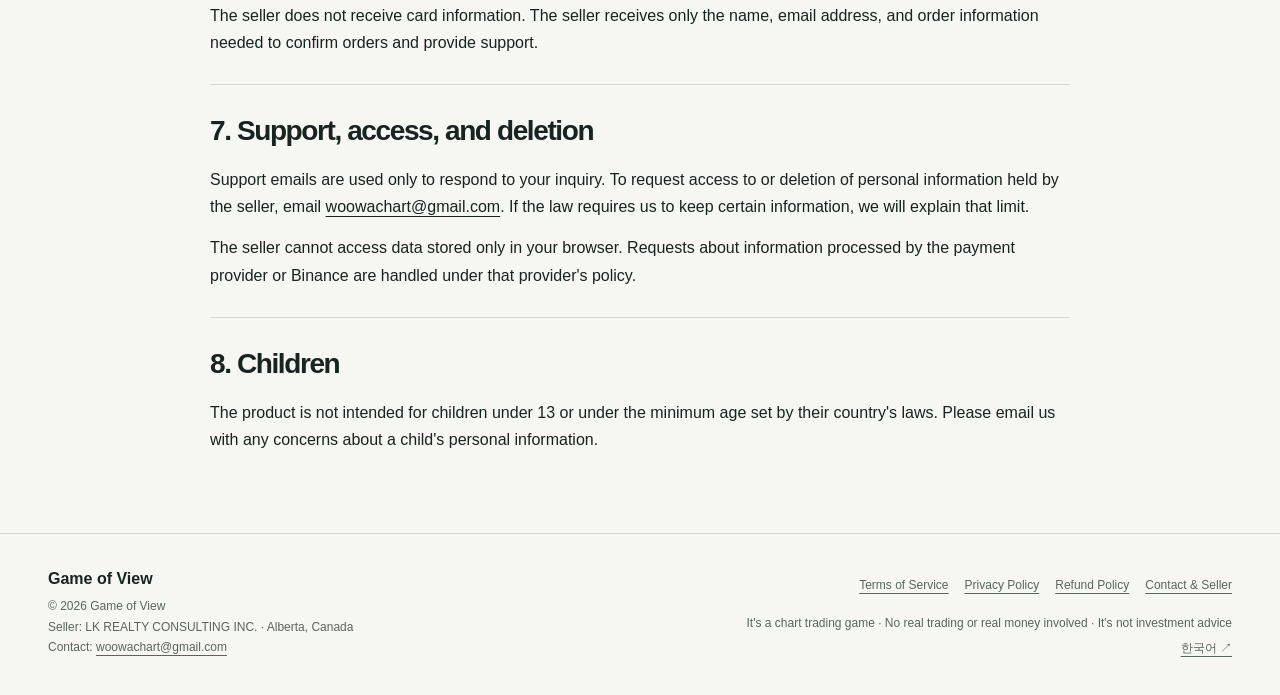
<file: privacy.html>
<!doctype html>
<html lang="ko">
<head>
  <meta charset="utf-8">
  <script src="lang.js"></script>
  <meta name="viewport" content="width=device-width, initial-scale=1">
  <meta name="color-scheme" content="light dark">
  <title>개인정보 처리방침 — Game of View</title>
  <meta name="description" content="차트 트레이딩 게임 Game of View의 개인정보 처리방침입니다.">
  <link rel="canonical" href="https://gameofview.com/privacy.html">
  <link rel="alternate" hreflang="ko" href="https://gameofview.com/privacy.html">
  <link rel="alternate" hreflang="en" href="https://gameofview.com/en/privacy.html">
  <link rel="alternate" hreflang="x-default" href="https://gameofview.com/privacy.html">
  <link rel="icon" href="favicon.svg" type="image/svg+xml">
  <link rel="stylesheet" href="style.css">
  <script src="site.js" defer></script>
</head>
<body>
  <a class="skip-link" href="#main">본문으로 건너뛰기</a>
  <header class="site-header">
    <div class="container header-inner">
      <a class="brand" href="./" aria-label="Game of View 홈"><img src="favicon.svg" alt="" width="34" height="34">Game of View<span class="game-tag">GAME</span></a>
      <nav class="nav-links" aria-label="주요 메뉴">
        <a class="nav-secondary" href="./#features">기능</a>
        <a href="./#pricing">가격</a>
        <a class="nav-secondary" href="./#install">설치 방법</a>
        <span class="language-switch" role="group" aria-label="언어 선택"><a href="privacy.html" lang="ko" hreflang="ko" data-language="ko" aria-current="page">한국어</a><span aria-hidden="true">|</span><a href="en/privacy.html" lang="en" hreflang="en" data-language="en">English</a></span>
      </nav>
    </div>
  </header>
  <main id="main" class="container legal-page">
    <p class="eyebrow">Game of View / 정책 및 연락처</p>
    <h1>개인정보 처리방침</h1>
    <p class="legal-date">시행일: <time datetime="2026-10-31">2026-10-31</time></p>
    <article class="legal-content" aria-label="개인정보 처리방침">
      <section aria-labelledby="section-1"><h2 id="section-1">1. 개인정보 문의 담당</h2><p>Game of View의 판매자는 캐나다 앨버타주 법인 <span data-seller-name>LK REALTY CONSULTING INC.</span>입니다. 개인정보 열람·삭제 요청과 문의는 <a data-contact-email href="mailto:woowachart@gmail.com">woowachart@gmail.com</a>로 보내십시오.</p><p>개인정보를 판매하지 않습니다. 캐나다의 개인정보 보호 원칙과 적용되는 법률을 따르며, PIPEDA(개인정보 보호 및 전자문서법)는 적용되는 범위에서 따릅니다.</p></section>
      <section aria-labelledby="section-2"><h2 id="section-2">2. 홈페이지</h2><p>이 홈페이지는 쿠키를 사용하지 않으며 분석·추적 기능이 없습니다. <code>localStorage</code>에는 언어 선택(<code>gameofview-language</code>)만 저장합니다. 브라우저의 사이트 데이터 설정에서 삭제할 수 있습니다.</p></section>
      <section aria-labelledby="section-3"><h2 id="section-3">3. 확장 프로그램의 로컬 데이터</h2><p>차트, 설정, 모의 매매 기록은 사용자의 브라우저(IndexedDB 및 로컬 저장소)에만 저장됩니다. 이 데이터는 판매자 서버로 보내지 않습니다. 브라우저에만 있는 데이터는 사용자가 브라우저의 확장 프로그램 데이터 관리 기능으로 열람·삭제할 수 있습니다.</p></section>
      <section aria-labelledby="section-4"><h2 id="section-4">4. 바이낸스 공개 시세 API</h2><p>확장 프로그램은 다음 바이낸스 공개 API에서 시세를 직접 받습니다.</p><ul><li><code>api.binance.com</code></li><li><code>data-api.binance.vision</code></li><li><code>fapi.binance.com</code></li></ul><p>이 과정에서 바이낸스가 IP 주소 등 접속 정보를 받을 수 있습니다. 바이낸스가 처리하는 정보에는 바이낸스의 개인정보 처리방침이 적용됩니다.</p></section>
      <section aria-labelledby="section-5"><h2 id="section-5">5. 라이선스 확인</h2><p>라이선스를 확인할 때 라이선스 키와 기기 이름을 결제 대행사의 라이선스 API로 보냅니다. 기기 이름은 브라우저·운영체제의 짧은 표시와 무작위 글자로 구성됩니다. 이 정보는 라이선스 확인과 기기 활성화 관리에 사용됩니다.</p></section>
      <section aria-labelledby="section-6"><h2 id="section-6">6. 결제와 주문 정보</h2><p>결제 시 이름, 이메일 및 결제 정보는 <a href="contact.html#payment-provider">결제 대행사(예정)</a>가 수집·처리하며, 해당 업체의 개인정보 처리방침이 적용됩니다. 업체가 정해지면 연락처·판매자 정보 페이지에 이름과 해당 방침을 안내합니다.</p><p>판매자는 카드 정보를 받지 않습니다. 주문 확인과 지원에 필요한 이름, 이메일 및 주문 정보만 받습니다.</p></section>
      <section aria-labelledby="section-7"><h2 id="section-7">7. 문의와 열람·삭제 요청</h2><p>문의 메일은 답변을 위해서만 사용합니다. 판매자가 보유한 개인정보를 열람하거나 삭제하려면 <a data-contact-email href="mailto:woowachart@gmail.com">woowachart@gmail.com</a>로 요청하십시오. 법에서 보관을 요구하는 정보가 있으면 해당 제한을 안내합니다.</p><p>판매자는 사용자 브라우저에만 있는 데이터에 접근할 수 없습니다. 결제 대행사나 바이낸스가 처리하는 정보에 대한 요청은 해당 업체의 방침에 따라 처리됩니다.</p></section>
      <section aria-labelledby="section-8"><h2 id="section-8">8. 아동</h2><p>이 제품은 만 13세 미만 또는 해당 국가에서 정한 최소 연령 미만의 아동을 대상으로 하지 않습니다. 관련 개인정보에 관한 우려가 있으면 위 이메일로 연락하십시오.</p></section>
    </article>
  </main>
  <footer class="site-footer">
    <div class="container footer-inner">
      <div><span class="footer-name">Game of View</span><p>© 2026 Game of View</p><p>판매자: <span data-seller-name>LK REALTY CONSULTING INC.</span> · 캐나다 앨버타주</p><p>연락처: <a data-contact-email href="mailto:woowachart@gmail.com">woowachart@gmail.com</a></p></div>
      <div class="footer-right">
        <nav class="footer-legal" aria-label="정책 및 연락처"><a href="terms.html">이용약관</a><a href="privacy.html">개인정보 처리방침</a><a href="refund.html">환불 정책</a><a href="contact.html">연락처·판매자 정보</a></nav>
        <p>차트 트레이딩 게임이에요 · 실제 거래·실제 돈이 오가지 않아요 · 투자 조언이 아니에요</p>
        <a href="en/privacy.html" lang="en" hreflang="en" data-language="en">English ↗</a>
      </div>
    </div>
  </footer>
</body>
</html>
</file>
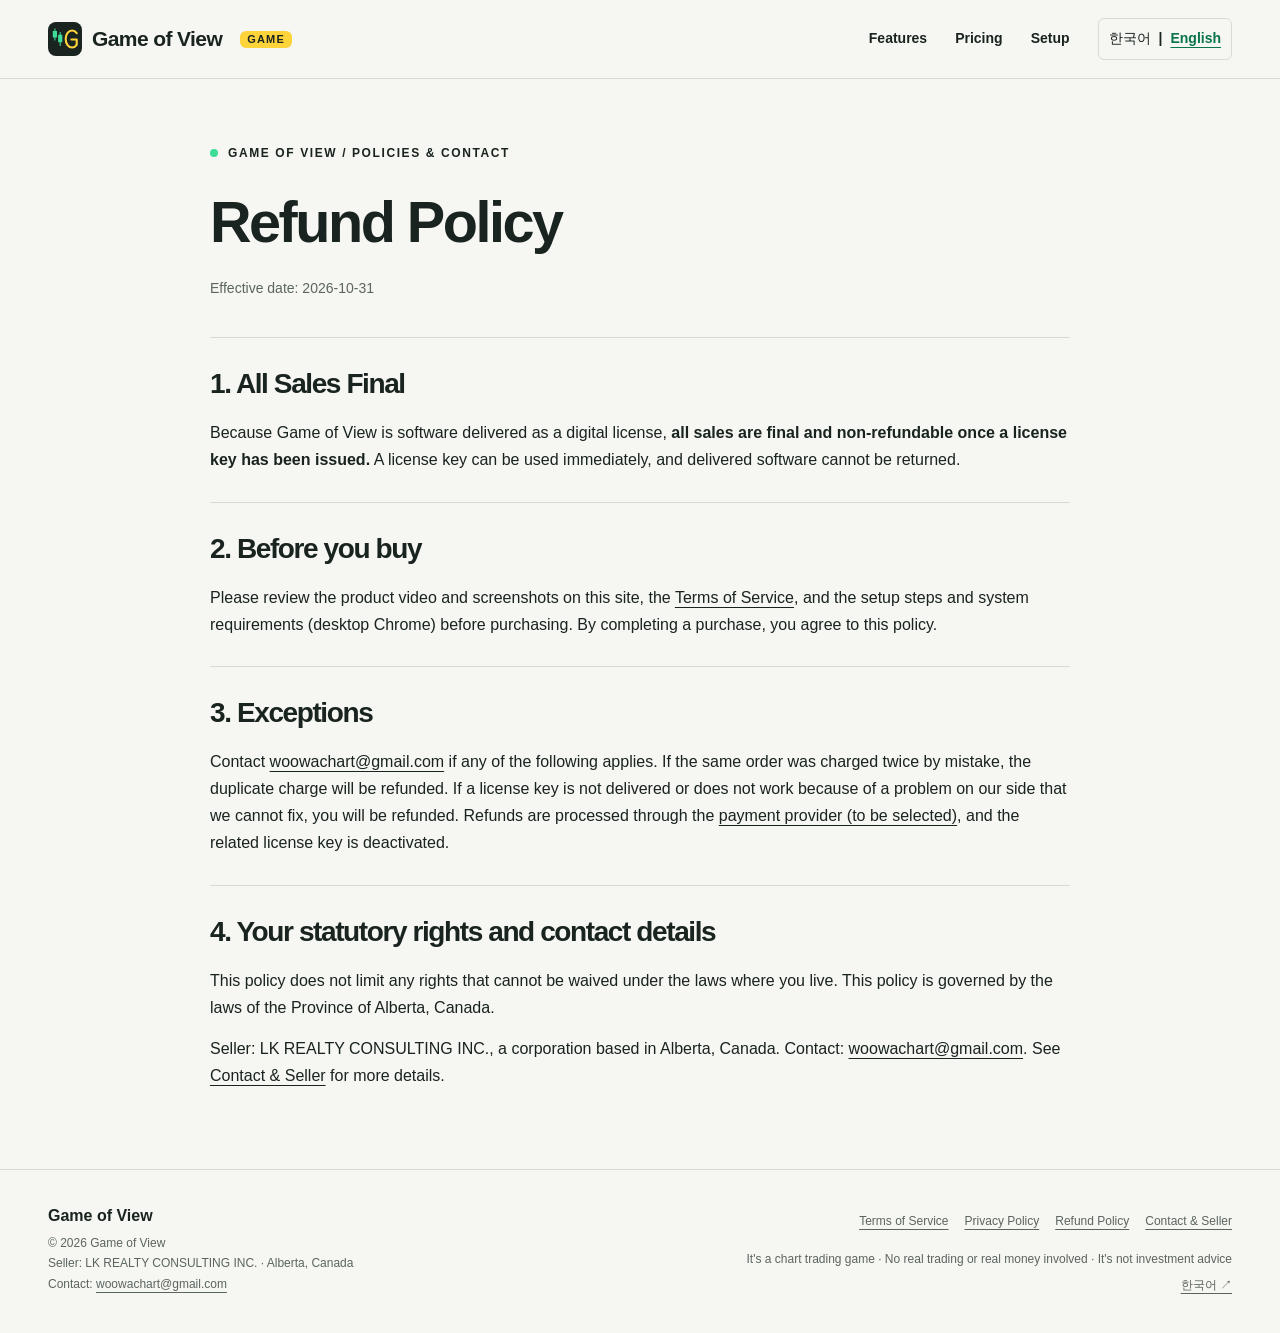
<file: refund.html>
<!doctype html>
<html lang="ko">
<head>
  <meta charset="utf-8">
  <script src="lang.js"></script>
  <meta name="viewport" content="width=device-width, initial-scale=1">
  <meta name="color-scheme" content="light dark">
  <title>환불 정책 — Game of View</title>
  <meta name="description" content="차트 트레이딩 게임 Game of View의 환불 정책입니다.">
  <link rel="canonical" href="https://gameofview.com/refund.html">
  <link rel="alternate" hreflang="ko" href="https://gameofview.com/refund.html">
  <link rel="alternate" hreflang="en" href="https://gameofview.com/en/refund.html">
  <link rel="alternate" hreflang="x-default" href="https://gameofview.com/refund.html">
  <link rel="icon" href="favicon.svg" type="image/svg+xml">
  <link rel="stylesheet" href="style.css">
  <script src="site.js" defer></script>
</head>
<body>
  <a class="skip-link" href="#main">본문으로 건너뛰기</a>
  <header class="site-header">
    <div class="container header-inner">
      <a class="brand" href="./" aria-label="Game of View 홈"><img src="favicon.svg" alt="" width="34" height="34">Game of View<span class="game-tag">GAME</span></a>
      <nav class="nav-links" aria-label="주요 메뉴">
        <a class="nav-secondary" href="./#features">기능</a>
        <a href="./#pricing">가격</a>
        <a class="nav-secondary" href="./#install">설치 방법</a>
        <span class="language-switch" role="group" aria-label="언어 선택"><a href="refund.html" lang="ko" hreflang="ko" data-language="ko" aria-current="page">한국어</a><span aria-hidden="true">|</span><a href="en/refund.html" lang="en" hreflang="en" data-language="en">English</a></span>
      </nav>
    </div>
  </header>
  <main id="main" class="container legal-page">
    <p class="eyebrow">Game of View / 정책 및 연락처</p>
    <h1>환불 정책</h1>
    <p class="legal-date">시행일: <time datetime="2026-10-31">2026-10-31</time></p>
    <article class="legal-content" aria-label="환불 정책">
      <section aria-labelledby="section-1"><h2 id="section-1">1. 환불 불가(All Sales Final)</h2><p>Game of View는 소프트웨어(디지털 라이선스) 특성상, 라이선스 키를 발급한 뒤에는 <strong>모든 판매가 최종이며 환불하지 않습니다(All Sales Final).</strong> 라이선스 키는 발급 즉시 사용할 수 있고, 한 번 전달된 소프트웨어는 돌려받을 수 없기 때문입니다.</p></section>
      <section aria-labelledby="section-2"><h2 id="section-2">2. 구매 전에 확인해 주세요</h2><p>구매 전에 이 홈페이지의 홍보 영상과 실제 화면, <a href="terms.html">이용약관</a>, 설치 방법과 사용 환경(데스크톱 크롬)을 확인하십시오. 구매하면 이 환불 정책에 동의한 것으로 봅니다.</p></section>
      <section aria-labelledby="section-3"><h2 id="section-3">3. 예외</h2><p>다음 경우에는 <a data-contact-email href="mailto:woowachart@gmail.com">woowachart@gmail.com</a>로 연락해 주십시오. 같은 주문이 실수로 두 번 결제된 경우 중복 결제분을 환불합니다. 판매자 쪽 문제로 라이선스 키가 발급되지 않거나 작동하지 않고 판매자가 이를 해결하지 못한 경우 환불합니다. 처리는 <a href="contact.html#payment-provider">결제 대행사(예정)</a>를 통해 하며, 환불하면 해당 라이선스 키는 비활성화됩니다.</p></section>
      <section aria-labelledby="section-4"><h2 id="section-4">4. 법이 정한 권리와 연락처</h2><p>이 정책은 구매자가 거주하는 곳의 법률이 보장하는, 포기할 수 없는 권리를 제한하지 않습니다. 이 정책은 캐나다 앨버타주 법률에 따릅니다.</p><p>판매자: <span data-seller-name>LK REALTY CONSULTING INC.</span>(캐나다 앨버타주 법인). 문의: <a data-contact-email href="mailto:woowachart@gmail.com">woowachart@gmail.com</a>. 자세한 판매자 정보는 <a href="contact.html">연락처·판매자 정보</a>에서 확인하십시오.</p></section>
    </article>
  </main>
  <footer class="site-footer">
    <div class="container footer-inner">
      <div><span class="footer-name">Game of View</span><p>© 2026 Game of View</p><p>판매자: <span data-seller-name>LK REALTY CONSULTING INC.</span> · 캐나다 앨버타주</p><p>연락처: <a data-contact-email href="mailto:woowachart@gmail.com">woowachart@gmail.com</a></p></div>
      <div class="footer-right">
        <nav class="footer-legal" aria-label="정책 및 연락처"><a href="terms.html">이용약관</a><a href="privacy.html">개인정보 처리방침</a><a href="refund.html">환불 정책</a><a href="contact.html">연락처·판매자 정보</a></nav>
        <p>차트 트레이딩 게임이에요 · 실제 거래·실제 돈이 오가지 않아요 · 투자 조언이 아니에요</p>
        <a href="en/refund.html" lang="en" hreflang="en" data-language="en">English ↗</a>
      </div>
    </div>
  </footer>
</body>
</html>
</file>
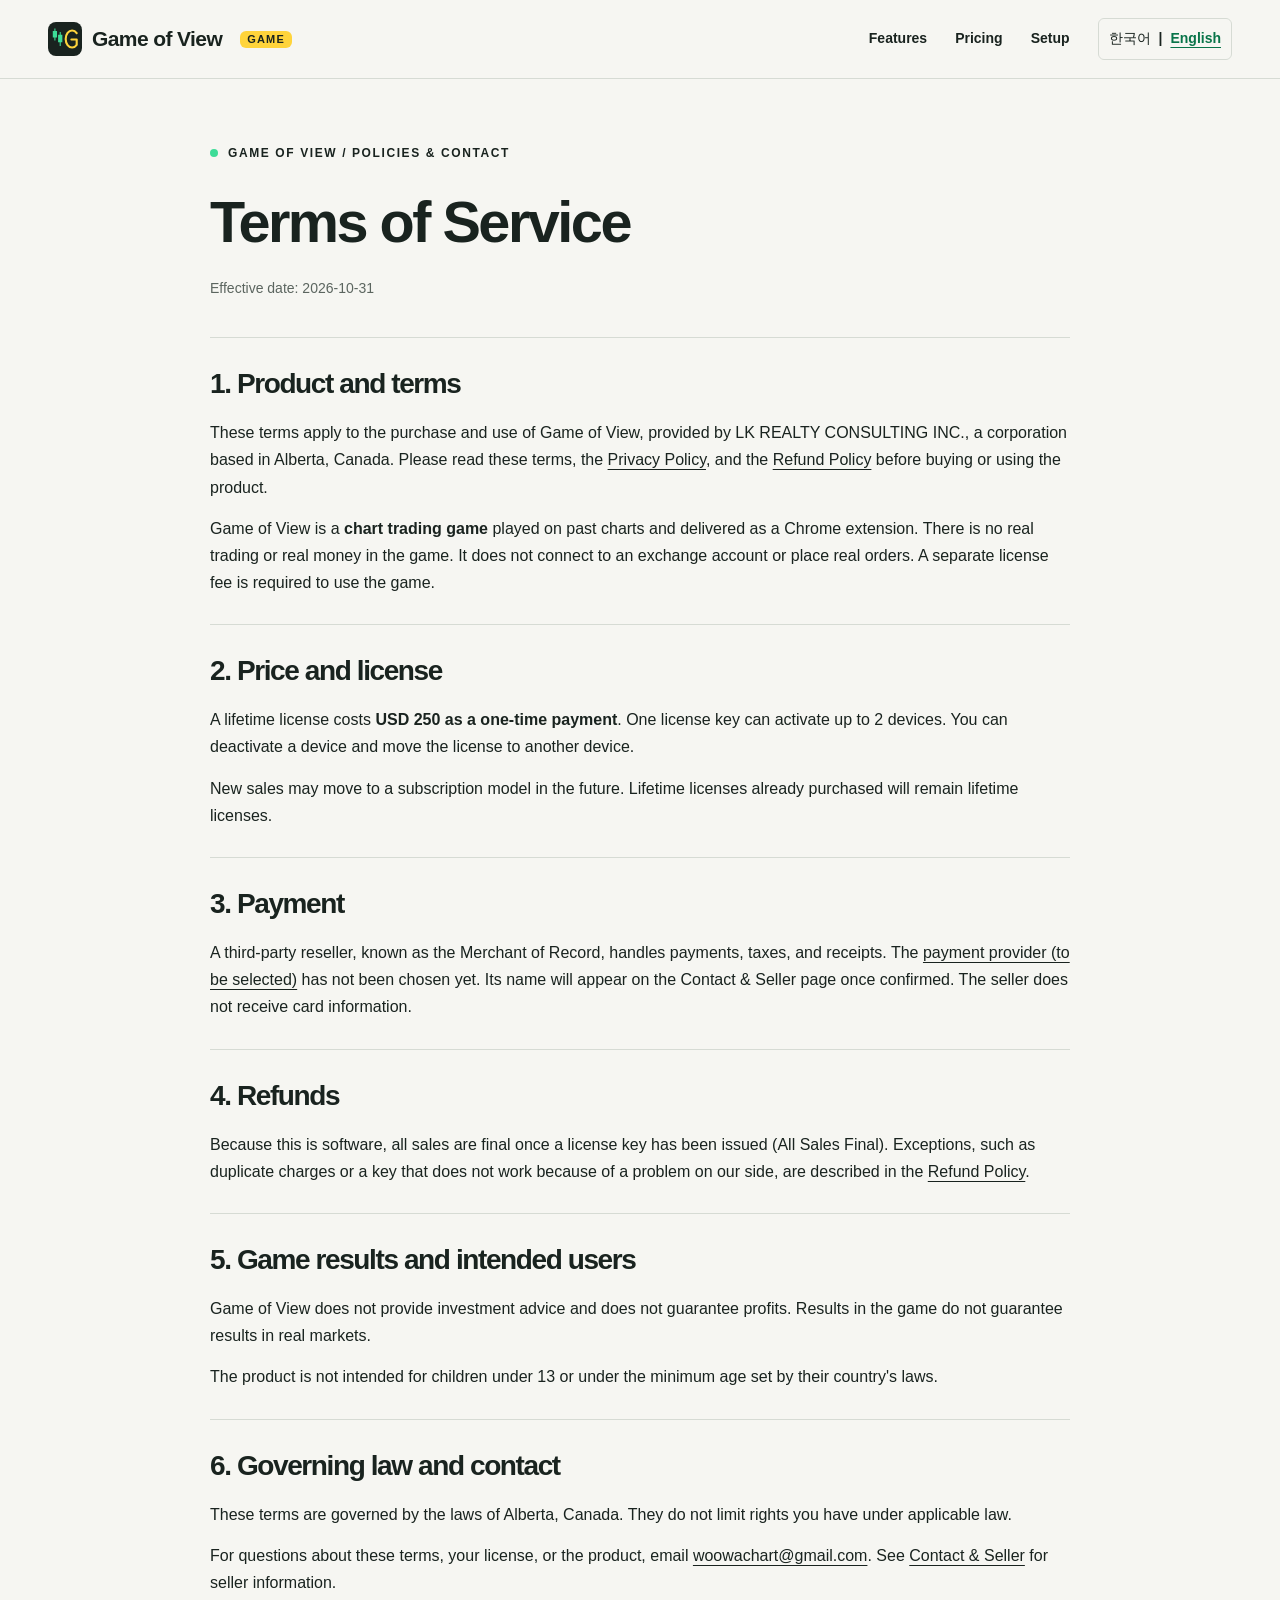
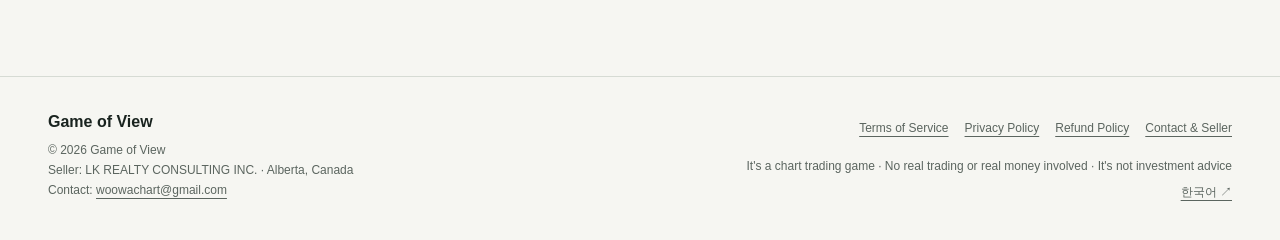
<file: terms.html>
<!doctype html>
<html lang="ko">
<head>
  <meta charset="utf-8">
  <script src="lang.js"></script>
  <meta name="viewport" content="width=device-width, initial-scale=1">
  <meta name="color-scheme" content="light dark">
  <title>이용약관 — Game of View</title>
  <meta name="description" content="차트 트레이딩 게임 Game of View의 이용약관입니다.">
  <link rel="canonical" href="https://gameofview.com/terms.html">
  <link rel="alternate" hreflang="ko" href="https://gameofview.com/terms.html">
  <link rel="alternate" hreflang="en" href="https://gameofview.com/en/terms.html">
  <link rel="alternate" hreflang="x-default" href="https://gameofview.com/terms.html">
  <link rel="icon" href="favicon.svg" type="image/svg+xml">
  <link rel="stylesheet" href="style.css">
  <script src="site.js" defer></script>
</head>
<body>
  <a class="skip-link" href="#main">본문으로 건너뛰기</a>
  <header class="site-header">
    <div class="container header-inner">
      <a class="brand" href="./" aria-label="Game of View 홈"><img src="favicon.svg" alt="" width="34" height="34">Game of View<span class="game-tag">GAME</span></a>
      <nav class="nav-links" aria-label="주요 메뉴">
        <a class="nav-secondary" href="./#features">기능</a>
        <a href="./#pricing">가격</a>
        <a class="nav-secondary" href="./#install">설치 방법</a>
        <span class="language-switch" role="group" aria-label="언어 선택"><a href="terms.html" lang="ko" hreflang="ko" data-language="ko" aria-current="page">한국어</a><span aria-hidden="true">|</span><a href="en/terms.html" lang="en" hreflang="en" data-language="en">English</a></span>
      </nav>
    </div>
  </header>
  <main id="main" class="container legal-page">
    <p class="eyebrow">Game of View / 정책 및 연락처</p>
    <h1>이용약관</h1>
    <p class="legal-date">시행일: <time datetime="2026-10-31">2026-10-31</time></p>
    <article class="legal-content" aria-label="이용약관">
      <section aria-labelledby="section-1"><h2 id="section-1">1. 제품과 약관</h2><p>이 약관은 <span data-seller-name>LK REALTY CONSULTING INC.</span>(캐나다 앨버타주 법인)가 제공하는 Game of View의 구매 및 이용에 적용됩니다. 제품을 구매하거나 이용하기 전에 이 약관과 <a href="privacy.html">개인정보 처리방침</a>, <a href="refund.html">환불 정책</a>을 확인하십시오.</p><p>Game of View는 과거 차트로 하는 <strong>차트 트레이딩 게임</strong>이며 크롬 확장 프로그램입니다. 게임에는 실제 거래나 실제 돈이 사용되지 않으며, 거래소 계정을 연결하거나 실제 주문을 보내지 않습니다. 게임 이용을 위한 라이선스 구매 비용은 별도입니다.</p></section>
      <section aria-labelledby="section-2"><h2 id="section-2">2. 가격과 라이선스</h2><p>평생 라이선스는 <strong>USD 250을 한 번 결제</strong>하는 상품입니다. 라이선스 키 하나로 최대 2대의 기기를 활성화할 수 있습니다. 기존 기기를 해제한 뒤 다른 기기로 옮길 수 있습니다.</p><p>앞으로 신규 판매가 구독제로 바뀔 수 있으나, 이미 구매한 평생 라이선스는 유지됩니다.</p></section>
      <section aria-labelledby="section-3"><h2 id="section-3">3. 결제</h2><p>제3자 판매 대행자(Merchant of Record)인 <a href="contact.html#payment-provider">결제 대행사(예정)</a>가 결제, 세금 및 영수증을 처리합니다. 업체는 아직 정해지지 않았으며 확정 후 연락처·판매자 정보 페이지에 표시합니다. 판매자는 카드 정보를 받지 않습니다.</p></section>
      <section aria-labelledby="section-4"><h2 id="section-4">4. 환불</h2><p>소프트웨어 특성상 라이선스 키를 발급한 뒤에는 환불하지 않습니다(All Sales Final). 중복 결제나 판매자 쪽 문제로 키가 작동하지 않는 경우 같은 예외와 자세한 내용은 <a href="refund.html">환불 정책</a>을 따릅니다.</p></section>
      <section aria-labelledby="section-5"><h2 id="section-5">5. 게임 결과와 이용 대상</h2><p>Game of View는 투자 조언을 제공하지 않으며 수익을 보장하지 않습니다. 게임 속 결과는 실제 시장의 결과를 보장하지 않습니다.</p><p>이 제품은 만 13세 미만 또는 해당 국가에서 정한 최소 연령 미만의 아동을 대상으로 하지 않습니다.</p></section>
      <section aria-labelledby="section-6"><h2 id="section-6">6. 준거법과 연락처</h2><p>이 약관의 준거법은 캐나다 앨버타주의 법률(Alberta, Canada)입니다. 이용자에게 적용되는 법률이 보장하는 권리를 제한하지 않습니다.</p><p>약관, 라이선스 또는 이용에 관한 문의: <a data-contact-email href="mailto:woowachart@gmail.com">woowachart@gmail.com</a>. 판매자 정보는 <a href="contact.html">연락처·판매자 정보</a>에서 확인할 수 있습니다.</p></section>
    </article>
  </main>
  <footer class="site-footer">
    <div class="container footer-inner">
      <div><span class="footer-name">Game of View</span><p>© 2026 Game of View</p><p>판매자: <span data-seller-name>LK REALTY CONSULTING INC.</span> · 캐나다 앨버타주</p><p>연락처: <a data-contact-email href="mailto:woowachart@gmail.com">woowachart@gmail.com</a></p></div>
      <div class="footer-right">
        <nav class="footer-legal" aria-label="정책 및 연락처"><a href="terms.html">이용약관</a><a href="privacy.html">개인정보 처리방침</a><a href="refund.html">환불 정책</a><a href="contact.html">연락처·판매자 정보</a></nav>
        <p>차트 트레이딩 게임이에요 · 실제 거래·실제 돈이 오가지 않아요 · 투자 조언이 아니에요</p>
        <a href="en/terms.html" lang="en" hreflang="en" data-language="en">English ↗</a>
      </div>
    </div>
  </footer>
</body>
</html>
</file>
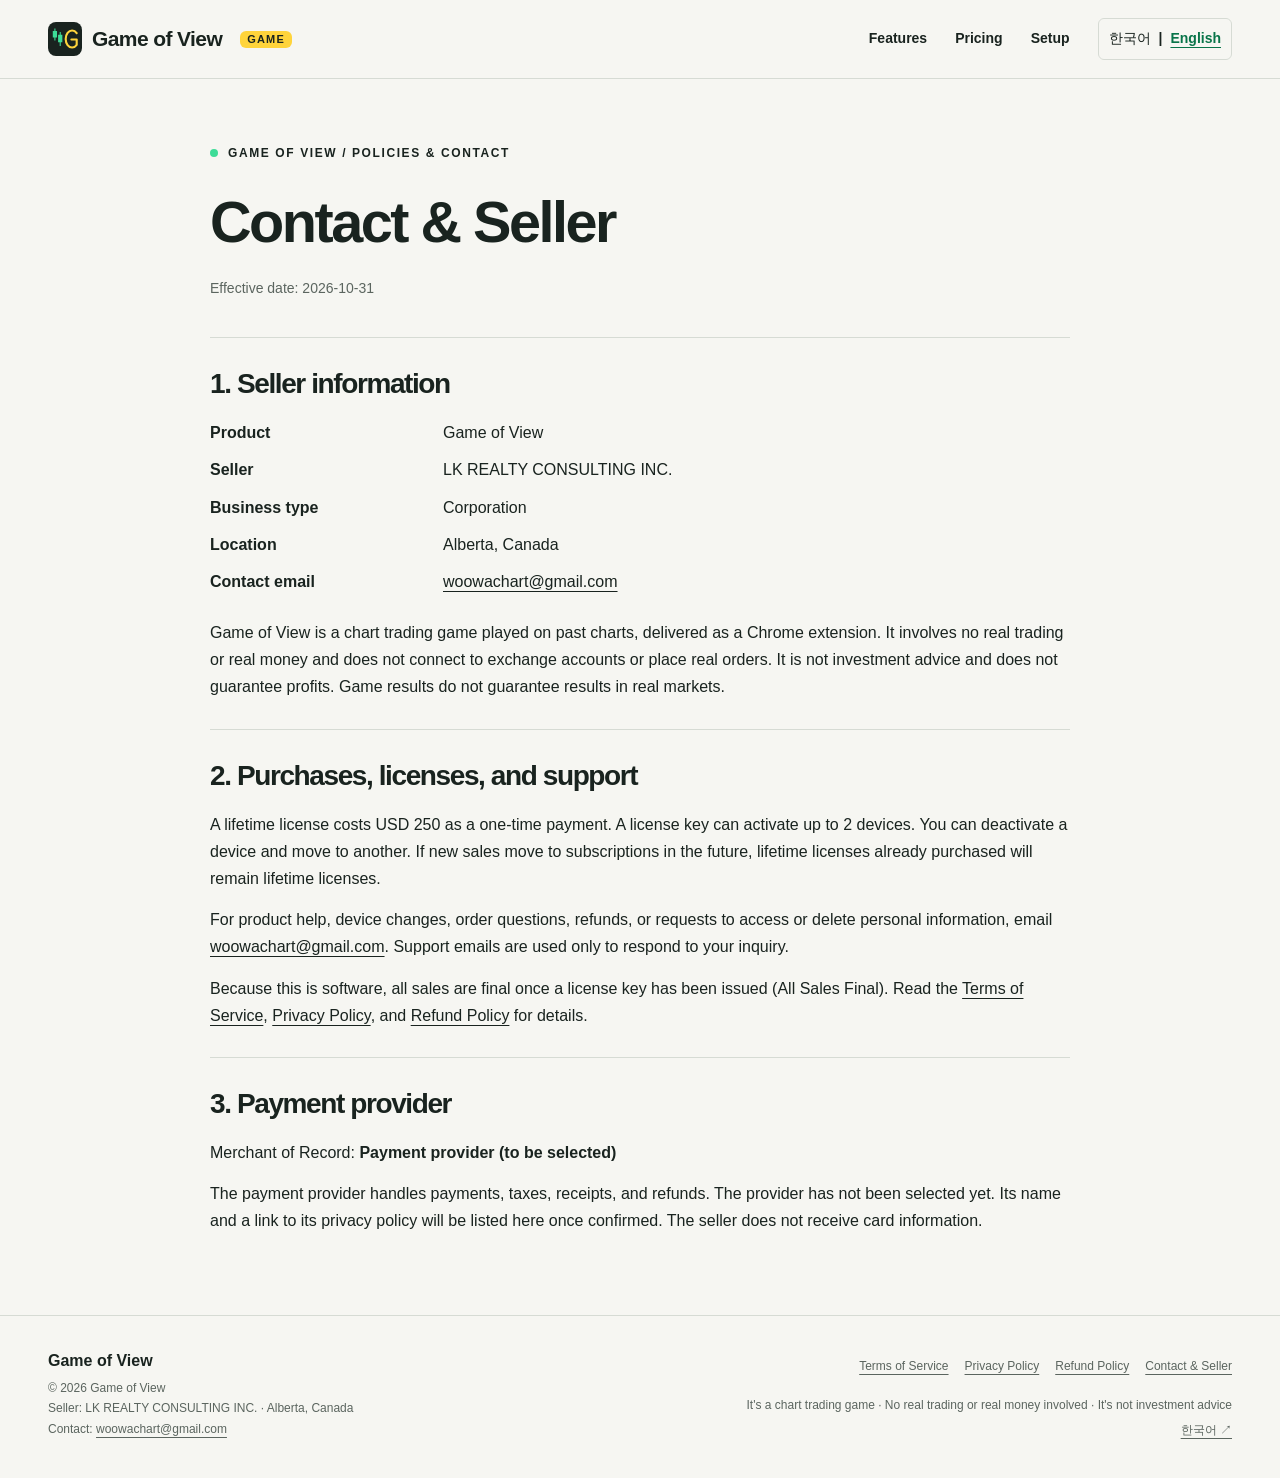
<file: en/contact.html>
<!doctype html>
<html lang="en">
<head>
  <meta charset="utf-8">
  <script src="../lang.js"></script>
  <meta name="viewport" content="width=device-width, initial-scale=1">
  <meta name="color-scheme" content="light dark">
  <title>Contact &amp; Seller — Game of View</title>
  <meta name="description" content="Read the Contact &amp; Seller for Game of View, a chart trading game for Chrome.">
  <link rel="canonical" href="https://gameofview.com/en/contact.html">
  <link rel="alternate" hreflang="ko" href="https://gameofview.com/contact.html">
  <link rel="alternate" hreflang="en" href="https://gameofview.com/en/contact.html">
  <link rel="alternate" hreflang="x-default" href="https://gameofview.com/contact.html">
  <link rel="icon" href="../favicon.svg" type="image/svg+xml">
  <link rel="stylesheet" href="../style.css">
  <script src="../site.js" defer></script>
</head>
<body>
  <a class="skip-link" href="#main">Skip to content</a>
  <header class="site-header"><div class="container header-inner">
    <a class="brand" href="./" aria-label="Game of View home"><img src="../favicon.svg" alt="" width="34" height="34">Game of View<span class="game-tag">GAME</span></a>
    <nav class="nav-links" aria-label="Main navigation"><a class="nav-secondary" href="./#features">Features</a><a href="./#pricing">Pricing</a><a class="nav-secondary" href="./#install">Setup</a><span class="language-switch" role="group" aria-label="Choose language"><a href="../contact.html" lang="ko" hreflang="ko" data-language="ko">한국어</a><span aria-hidden="true">|</span><a href="contact.html" lang="en" hreflang="en" data-language="en" aria-current="page">English</a></span></nav>
  </div></header>
  <main id="main" class="container legal-page">
    <p class="eyebrow">Game of View / POLICIES &amp; CONTACT</p>
    <h1>Contact &amp; Seller</h1>
    <p class="legal-date">Effective date: <time datetime="2026-10-31">2026-10-31</time></p>
    <article class="legal-content" aria-label="Contact &amp; Seller">
      <section aria-labelledby="section-1"><h2 id="section-1">1. Seller information</h2><dl class="seller-details"><dt>Product</dt><dd>Game of View</dd><dt>Seller</dt><dd><span data-seller-name>LK REALTY CONSULTING INC.</span></dd><dt>Business type</dt><dd>Corporation</dd><dt>Location</dt><dd>Alberta, Canada</dd><dt>Contact email</dt><dd><a data-contact-email href="mailto:woowachart@gmail.com">woowachart@gmail.com</a></dd></dl><p>Game of View is a chart trading game played on past charts, delivered as a Chrome extension. It involves no real trading or real money and does not connect to exchange accounts or place real orders. It is not investment advice and does not guarantee profits. Game results do not guarantee results in real markets.</p></section>
      <section aria-labelledby="section-2"><h2 id="section-2">2. Purchases, licenses, and support</h2><p>A lifetime license costs USD 250 as a one-time payment. A license key can activate up to 2 devices. You can deactivate a device and move to another. If new sales move to subscriptions in the future, lifetime licenses already purchased will remain lifetime licenses.</p><p>For product help, device changes, order questions, refunds, or requests to access or delete personal information, email <a data-contact-email href="mailto:woowachart@gmail.com">woowachart@gmail.com</a>. Support emails are used only to respond to your inquiry.</p><p>Because this is software, all sales are final once a license key has been issued (All Sales Final). Read the <a href="terms.html">Terms of Service</a>, <a href="privacy.html">Privacy Policy</a>, and <a href="refund.html">Refund Policy</a> for details.</p></section>
      <section id="payment-provider" aria-labelledby="section-3"><h2 id="section-3">3. Payment provider</h2><p>Merchant of Record: <strong data-payment-provider>Payment provider (to be selected)</strong></p><p>The payment provider handles payments, taxes, receipts, and refunds. The provider has not been selected yet. Its name and a link to its privacy policy will be listed here once confirmed. The seller does not receive card information.</p></section>
    </article>
  </main>
  <footer class="site-footer">
    <div class="container footer-inner">
      <div><span class="footer-name">Game of View</span><p>© 2026 Game of View</p><p>Seller: <span data-seller-name>LK REALTY CONSULTING INC.</span> · Alberta, Canada</p><p>Contact: <a data-contact-email href="mailto:woowachart@gmail.com">woowachart@gmail.com</a></p></div>
      <div class="footer-right">
        <nav class="footer-legal" aria-label="Policies and contact"><a href="terms.html">Terms of Service</a><a href="privacy.html">Privacy Policy</a><a href="refund.html">Refund Policy</a><a href="contact.html">Contact & Seller</a></nav>
        <p>It's a chart trading game · No real trading or real money involved · It's not investment advice</p>
        <a href="../contact.html" lang="ko" hreflang="ko" data-language="ko">한국어 ↗</a>
      </div>
    </div>
  </footer>
</body>
</html>
</file>
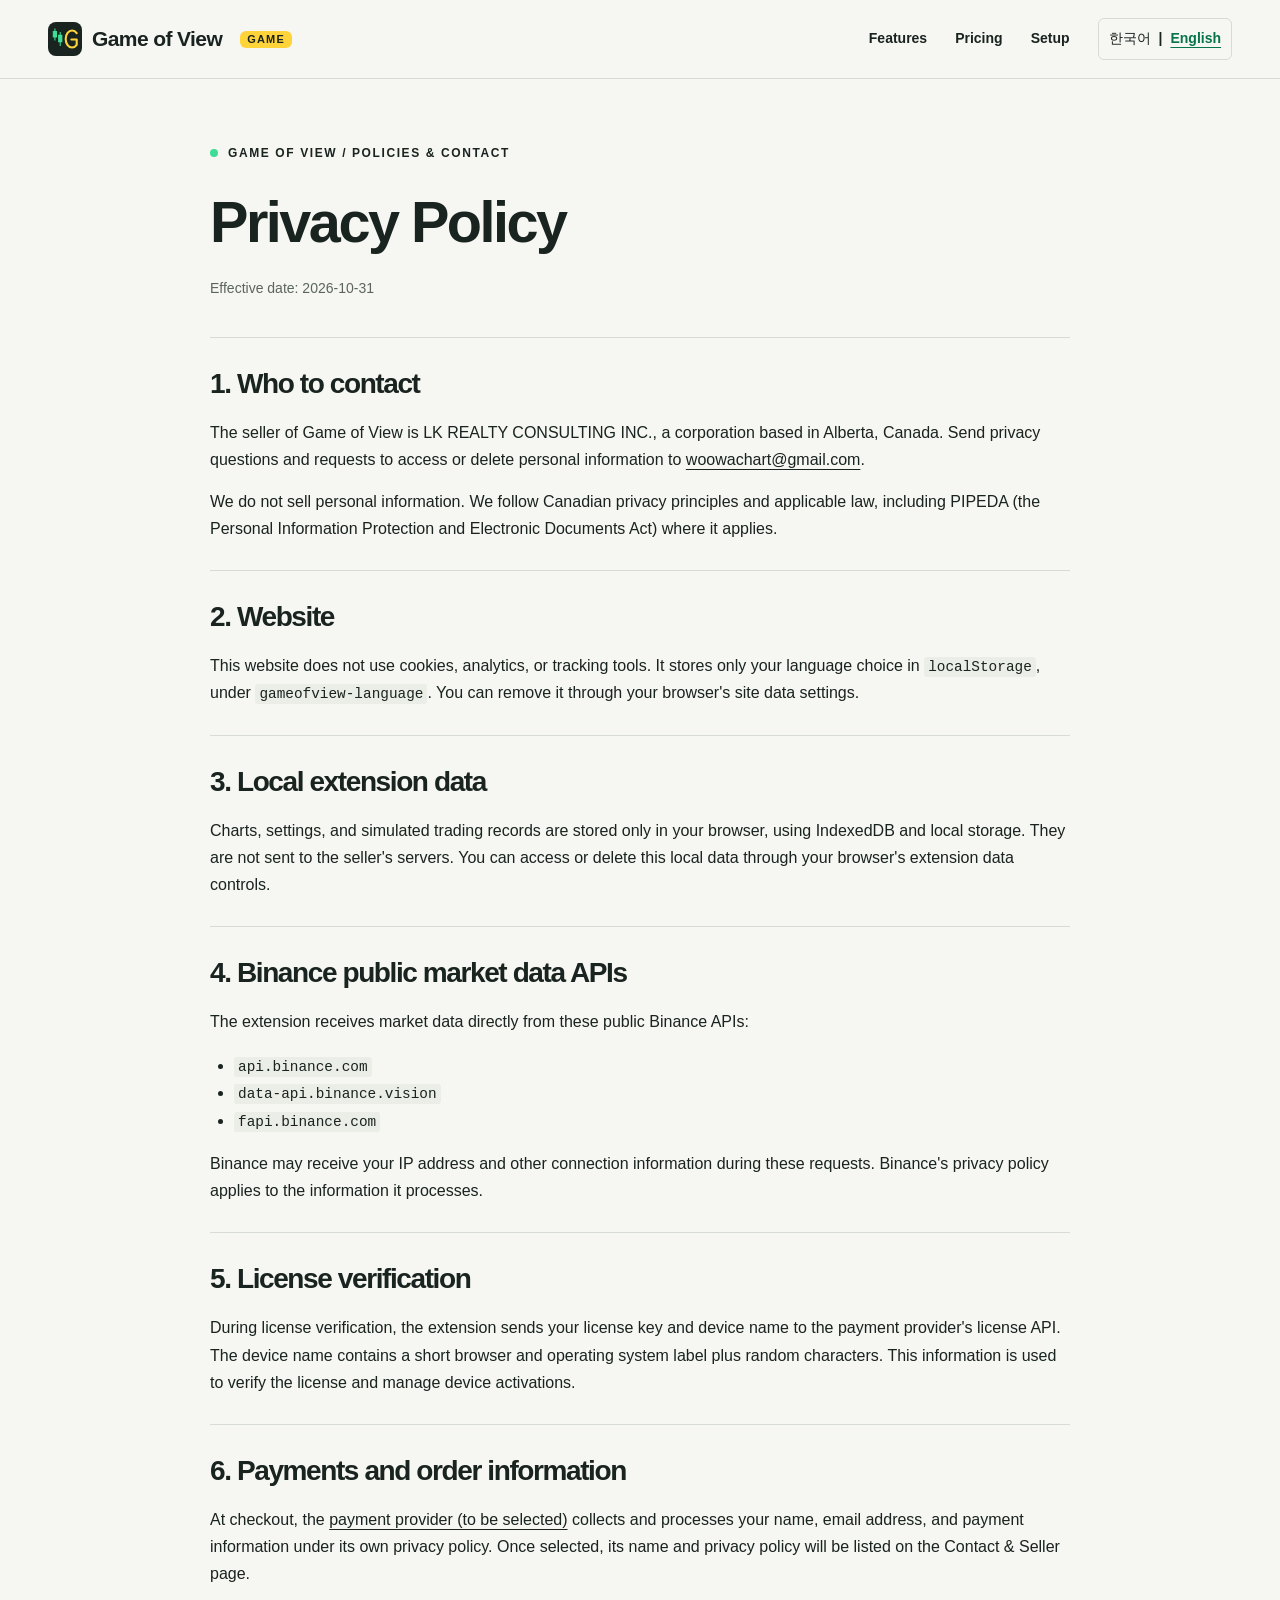
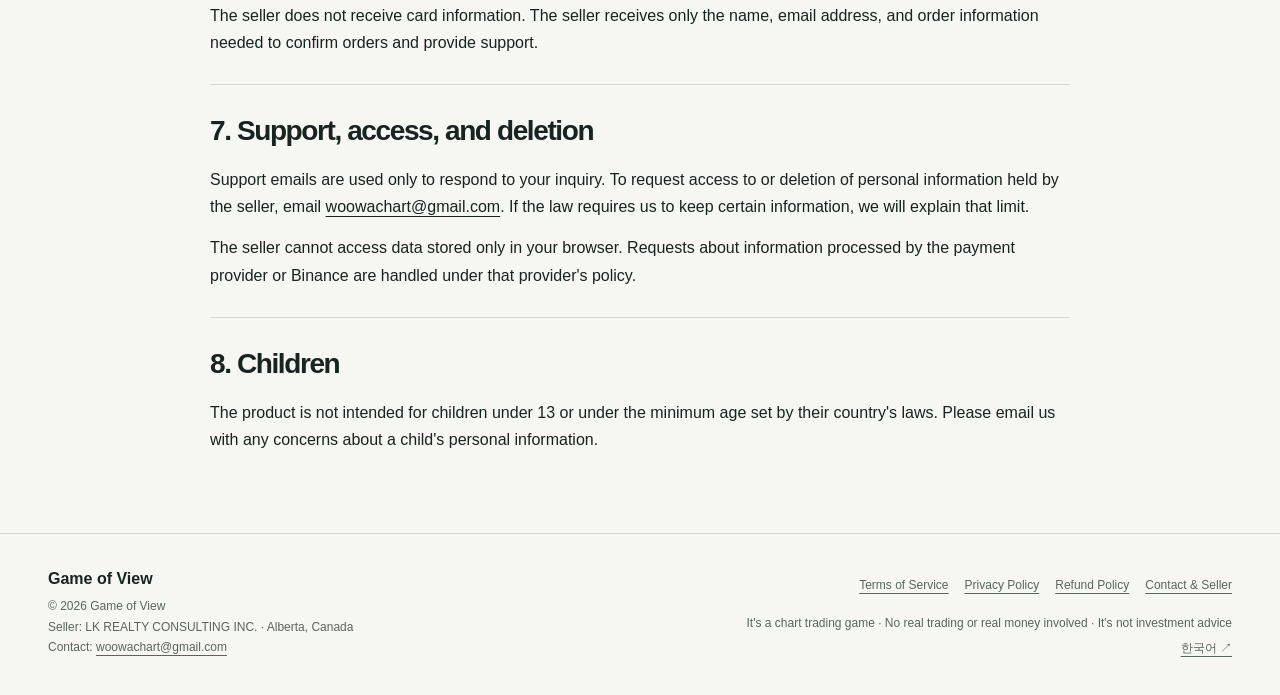
<file: en/privacy.html>
<!doctype html>
<html lang="en">
<head>
  <meta charset="utf-8">
  <script src="../lang.js"></script>
  <meta name="viewport" content="width=device-width, initial-scale=1">
  <meta name="color-scheme" content="light dark">
  <title>Privacy Policy — Game of View</title>
  <meta name="description" content="Read the Privacy Policy for Game of View, a chart trading game for Chrome.">
  <link rel="canonical" href="https://gameofview.com/en/privacy.html">
  <link rel="alternate" hreflang="ko" href="https://gameofview.com/privacy.html">
  <link rel="alternate" hreflang="en" href="https://gameofview.com/en/privacy.html">
  <link rel="alternate" hreflang="x-default" href="https://gameofview.com/privacy.html">
  <link rel="icon" href="../favicon.svg" type="image/svg+xml">
  <link rel="stylesheet" href="../style.css">
  <script src="../site.js" defer></script>
</head>
<body>
  <a class="skip-link" href="#main">Skip to content</a>
  <header class="site-header"><div class="container header-inner">
    <a class="brand" href="./" aria-label="Game of View home"><img src="../favicon.svg" alt="" width="34" height="34">Game of View<span class="game-tag">GAME</span></a>
    <nav class="nav-links" aria-label="Main navigation"><a class="nav-secondary" href="./#features">Features</a><a href="./#pricing">Pricing</a><a class="nav-secondary" href="./#install">Setup</a><span class="language-switch" role="group" aria-label="Choose language"><a href="../privacy.html" lang="ko" hreflang="ko" data-language="ko">한국어</a><span aria-hidden="true">|</span><a href="privacy.html" lang="en" hreflang="en" data-language="en" aria-current="page">English</a></span></nav>
  </div></header>
  <main id="main" class="container legal-page">
    <p class="eyebrow">Game of View / POLICIES &amp; CONTACT</p>
    <h1>Privacy Policy</h1>
    <p class="legal-date">Effective date: <time datetime="2026-10-31">2026-10-31</time></p>
    <article class="legal-content" aria-label="Privacy Policy">
      <section aria-labelledby="section-1"><h2 id="section-1">1. Who to contact</h2><p>The seller of Game of View is <span data-seller-name>LK REALTY CONSULTING INC.</span>, a corporation based in Alberta, Canada. Send privacy questions and requests to access or delete personal information to <a data-contact-email href="mailto:woowachart@gmail.com">woowachart@gmail.com</a>.</p><p>We do not sell personal information. We follow Canadian privacy principles and applicable law, including PIPEDA (the Personal Information Protection and Electronic Documents Act) where it applies.</p></section>
      <section aria-labelledby="section-2"><h2 id="section-2">2. Website</h2><p>This website does not use cookies, analytics, or tracking tools. It stores only your language choice in <code>localStorage</code>, under <code>gameofview-language</code>. You can remove it through your browser's site data settings.</p></section>
      <section aria-labelledby="section-3"><h2 id="section-3">3. Local extension data</h2><p>Charts, settings, and simulated trading records are stored only in your browser, using IndexedDB and local storage. They are not sent to the seller's servers. You can access or delete this local data through your browser's extension data controls.</p></section>
      <section aria-labelledby="section-4"><h2 id="section-4">4. Binance public market data APIs</h2><p>The extension receives market data directly from these public Binance APIs:</p><ul><li><code>api.binance.com</code></li><li><code>data-api.binance.vision</code></li><li><code>fapi.binance.com</code></li></ul><p>Binance may receive your IP address and other connection information during these requests. Binance's privacy policy applies to the information it processes.</p></section>
      <section aria-labelledby="section-5"><h2 id="section-5">5. License verification</h2><p>During license verification, the extension sends your license key and device name to the payment provider's license API. The device name contains a short browser and operating system label plus random characters. This information is used to verify the license and manage device activations.</p></section>
      <section aria-labelledby="section-6"><h2 id="section-6">6. Payments and order information</h2><p>At checkout, the <a href="contact.html#payment-provider">payment provider (to be selected)</a> collects and processes your name, email address, and payment information under its own privacy policy. Once selected, its name and privacy policy will be listed on the Contact &amp; Seller page.</p><p>The seller does not receive card information. The seller receives only the name, email address, and order information needed to confirm orders and provide support.</p></section>
      <section aria-labelledby="section-7"><h2 id="section-7">7. Support, access, and deletion</h2><p>Support emails are used only to respond to your inquiry. To request access to or deletion of personal information held by the seller, email <a data-contact-email href="mailto:woowachart@gmail.com">woowachart@gmail.com</a>. If the law requires us to keep certain information, we will explain that limit.</p><p>The seller cannot access data stored only in your browser. Requests about information processed by the payment provider or Binance are handled under that provider's policy.</p></section>
      <section aria-labelledby="section-8"><h2 id="section-8">8. Children</h2><p>The product is not intended for children under 13 or under the minimum age set by their country's laws. Please email us with any concerns about a child's personal information.</p></section>
    </article>
  </main>
  <footer class="site-footer">
    <div class="container footer-inner">
      <div><span class="footer-name">Game of View</span><p>© 2026 Game of View</p><p>Seller: <span data-seller-name>LK REALTY CONSULTING INC.</span> · Alberta, Canada</p><p>Contact: <a data-contact-email href="mailto:woowachart@gmail.com">woowachart@gmail.com</a></p></div>
      <div class="footer-right">
        <nav class="footer-legal" aria-label="Policies and contact"><a href="terms.html">Terms of Service</a><a href="privacy.html">Privacy Policy</a><a href="refund.html">Refund Policy</a><a href="contact.html">Contact & Seller</a></nav>
        <p>It's a chart trading game · No real trading or real money involved · It's not investment advice</p>
        <a href="../privacy.html" lang="ko" hreflang="ko" data-language="ko">한국어 ↗</a>
      </div>
    </div>
  </footer>
</body>
</html>
</file>
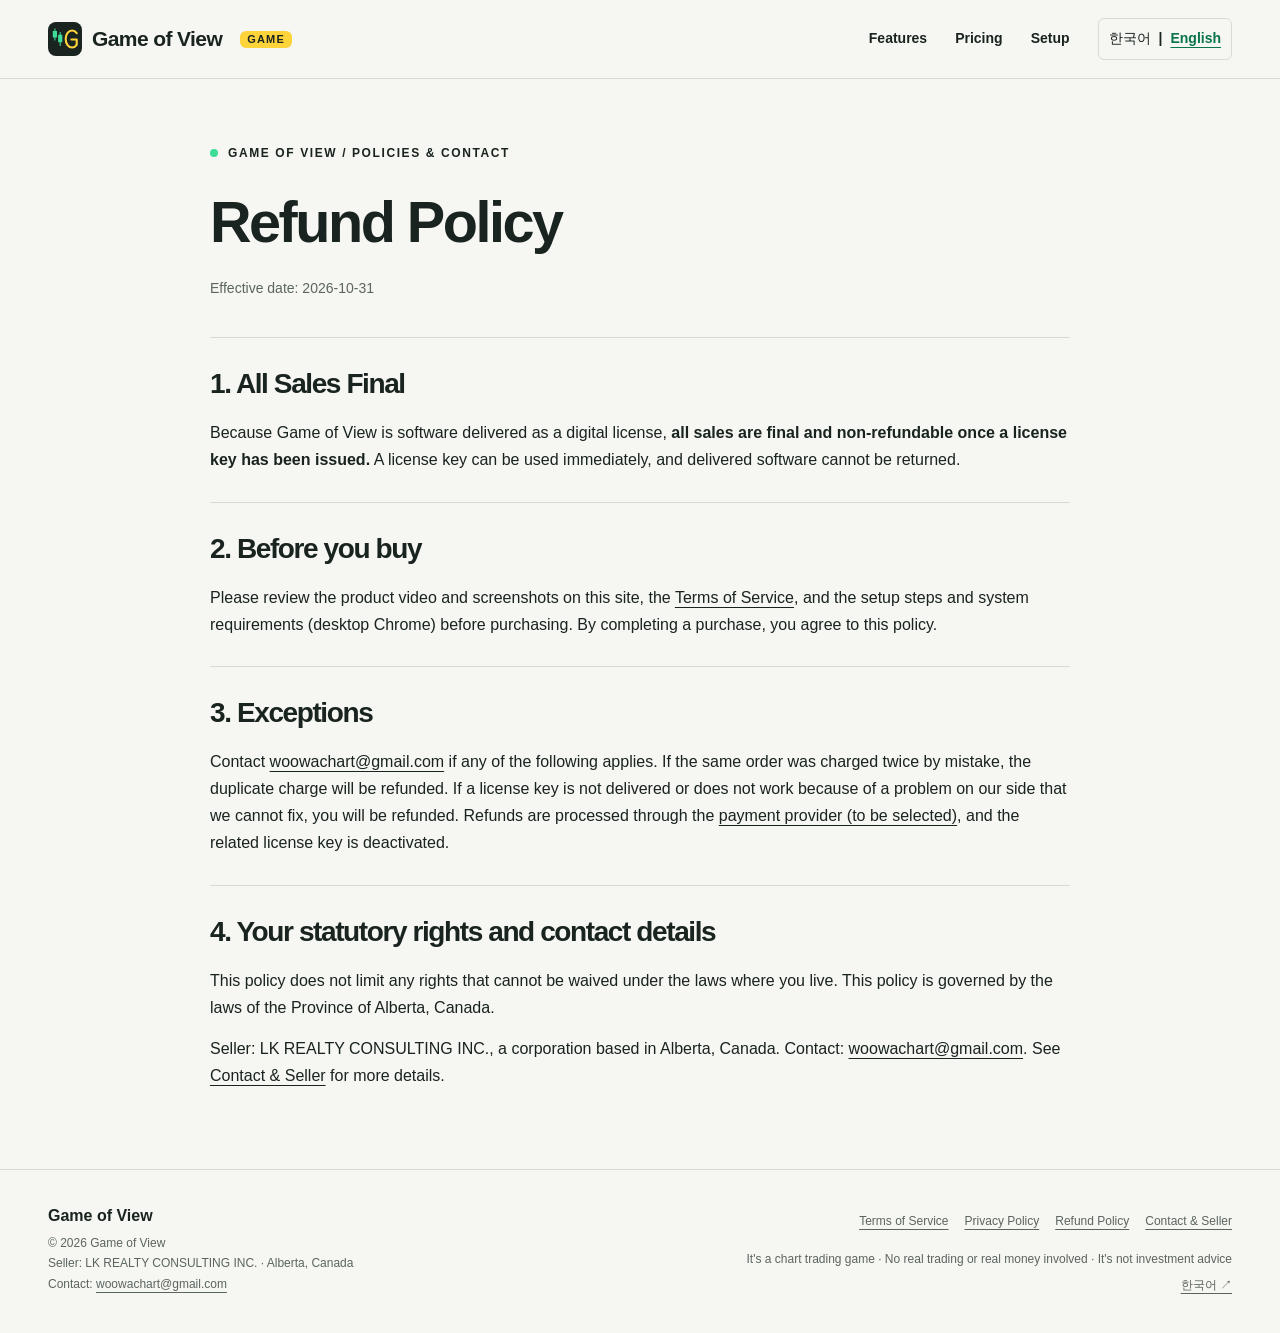
<file: en/refund.html>
<!doctype html>
<html lang="en">
<head>
  <meta charset="utf-8">
  <script src="../lang.js"></script>
  <meta name="viewport" content="width=device-width, initial-scale=1">
  <meta name="color-scheme" content="light dark">
  <title>Refund Policy — Game of View</title>
  <meta name="description" content="Read the Refund Policy for Game of View, a chart trading game for Chrome.">
  <link rel="canonical" href="https://gameofview.com/en/refund.html">
  <link rel="alternate" hreflang="ko" href="https://gameofview.com/refund.html">
  <link rel="alternate" hreflang="en" href="https://gameofview.com/en/refund.html">
  <link rel="alternate" hreflang="x-default" href="https://gameofview.com/refund.html">
  <link rel="icon" href="../favicon.svg" type="image/svg+xml">
  <link rel="stylesheet" href="../style.css">
  <script src="../site.js" defer></script>
</head>
<body>
  <a class="skip-link" href="#main">Skip to content</a>
  <header class="site-header"><div class="container header-inner">
    <a class="brand" href="./" aria-label="Game of View home"><img src="../favicon.svg" alt="" width="34" height="34">Game of View<span class="game-tag">GAME</span></a>
    <nav class="nav-links" aria-label="Main navigation"><a class="nav-secondary" href="./#features">Features</a><a href="./#pricing">Pricing</a><a class="nav-secondary" href="./#install">Setup</a><span class="language-switch" role="group" aria-label="Choose language"><a href="../refund.html" lang="ko" hreflang="ko" data-language="ko">한국어</a><span aria-hidden="true">|</span><a href="refund.html" lang="en" hreflang="en" data-language="en" aria-current="page">English</a></span></nav>
  </div></header>
  <main id="main" class="container legal-page">
    <p class="eyebrow">Game of View / POLICIES &amp; CONTACT</p>
    <h1>Refund Policy</h1>
    <p class="legal-date">Effective date: <time datetime="2026-10-31">2026-10-31</time></p>
    <article class="legal-content" aria-label="Refund Policy">
      <section aria-labelledby="section-1"><h2 id="section-1">1. All Sales Final</h2><p>Because Game of View is software delivered as a digital license, <strong>all sales are final and non-refundable once a license key has been issued.</strong> A license key can be used immediately, and delivered software cannot be returned.</p></section>
      <section aria-labelledby="section-2"><h2 id="section-2">2. Before you buy</h2><p>Please review the product video and screenshots on this site, the <a href="terms.html">Terms of Service</a>, and the setup steps and system requirements (desktop Chrome) before purchasing. By completing a purchase, you agree to this policy.</p></section>
      <section aria-labelledby="section-3"><h2 id="section-3">3. Exceptions</h2><p>Contact <a data-contact-email href="mailto:woowachart@gmail.com">woowachart@gmail.com</a> if any of the following applies. If the same order was charged twice by mistake, the duplicate charge will be refunded. If a license key is not delivered or does not work because of a problem on our side that we cannot fix, you will be refunded. Refunds are processed through the <a href="contact.html#payment-provider">payment provider (to be selected)</a>, and the related license key is deactivated.</p></section>
      <section aria-labelledby="section-4"><h2 id="section-4">4. Your statutory rights and contact details</h2><p>This policy does not limit any rights that cannot be waived under the laws where you live. This policy is governed by the laws of the Province of Alberta, Canada.</p><p>Seller: <span data-seller-name>LK REALTY CONSULTING INC.</span>, a corporation based in Alberta, Canada. Contact: <a data-contact-email href="mailto:woowachart@gmail.com">woowachart@gmail.com</a>. See <a href="contact.html">Contact &amp; Seller</a> for more details.</p></section>
    </article>
  </main>
  <footer class="site-footer">
    <div class="container footer-inner">
      <div><span class="footer-name">Game of View</span><p>© 2026 Game of View</p><p>Seller: <span data-seller-name>LK REALTY CONSULTING INC.</span> · Alberta, Canada</p><p>Contact: <a data-contact-email href="mailto:woowachart@gmail.com">woowachart@gmail.com</a></p></div>
      <div class="footer-right">
        <nav class="footer-legal" aria-label="Policies and contact"><a href="terms.html">Terms of Service</a><a href="privacy.html">Privacy Policy</a><a href="refund.html">Refund Policy</a><a href="contact.html">Contact & Seller</a></nav>
        <p>It's a chart trading game · No real trading or real money involved · It's not investment advice</p>
        <a href="../refund.html" lang="ko" hreflang="ko" data-language="ko">한국어 ↗</a>
      </div>
    </div>
  </footer>
</body>
</html>
</file>
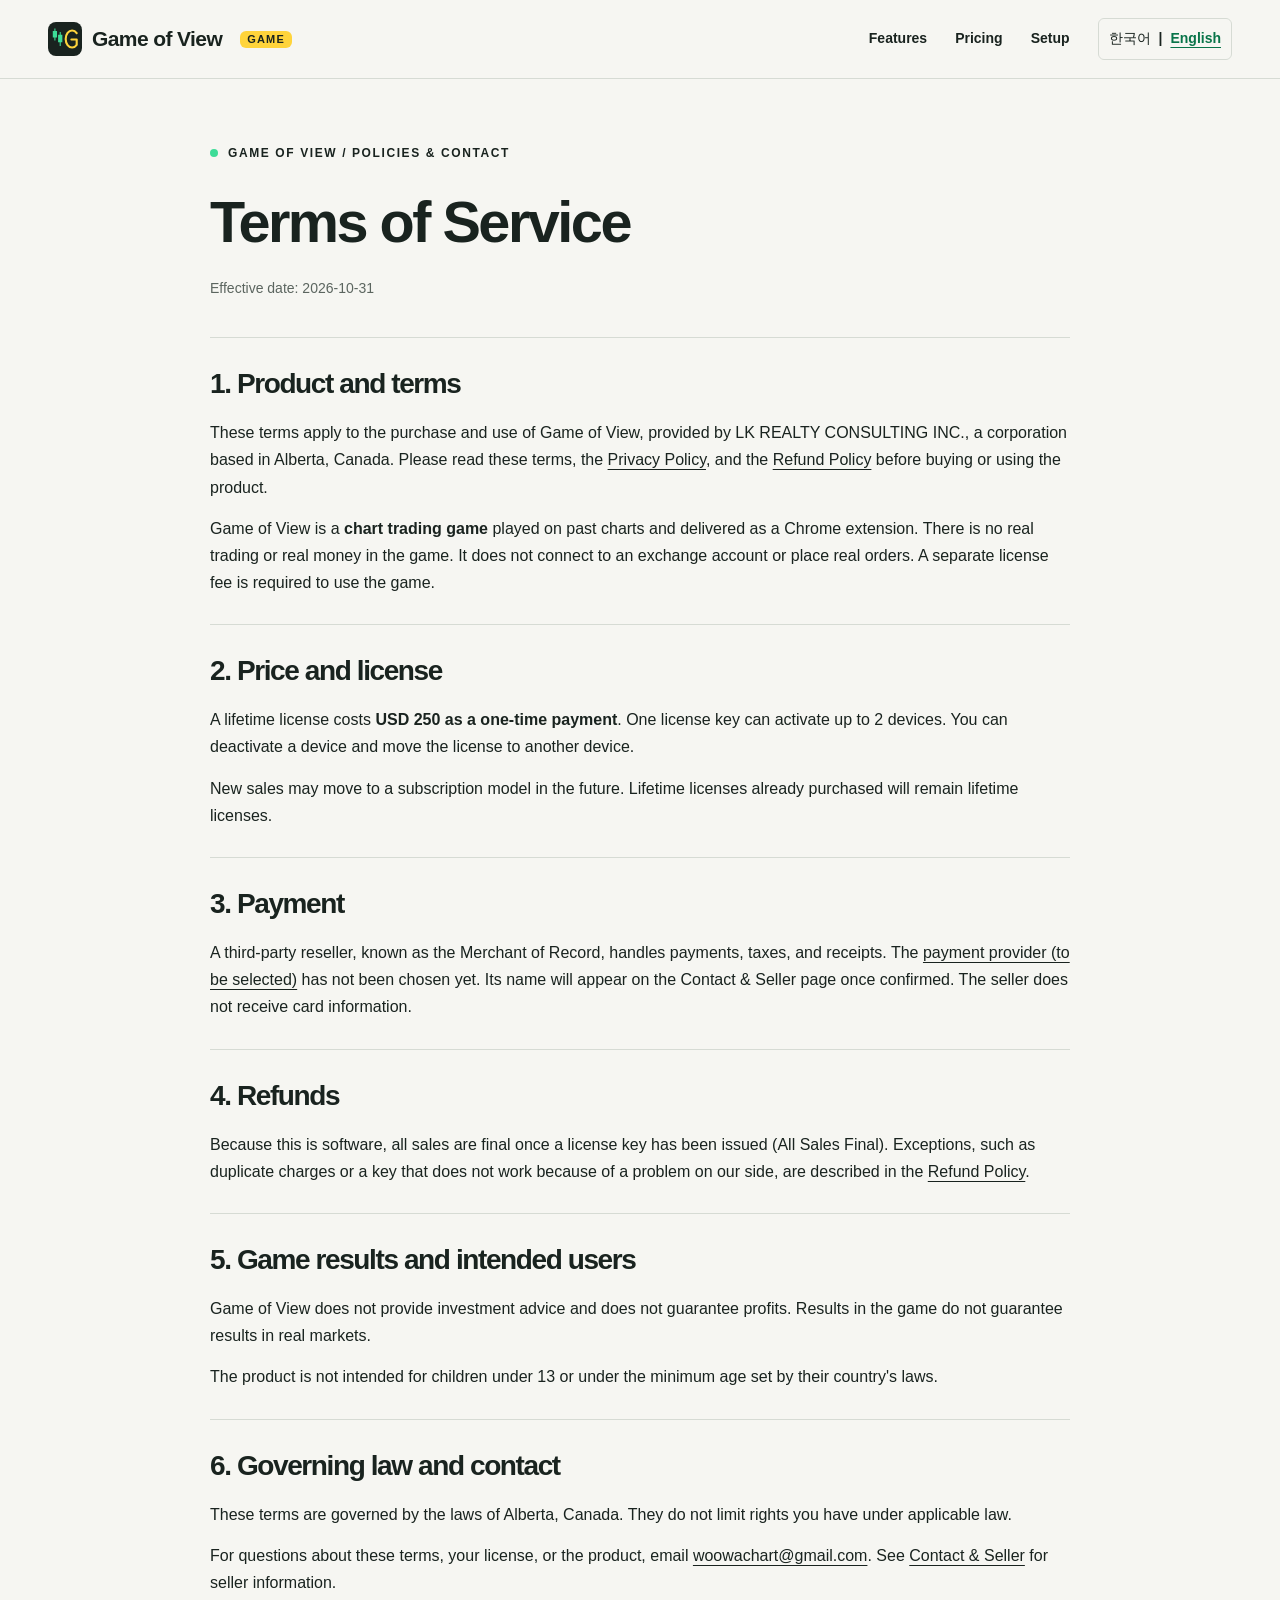
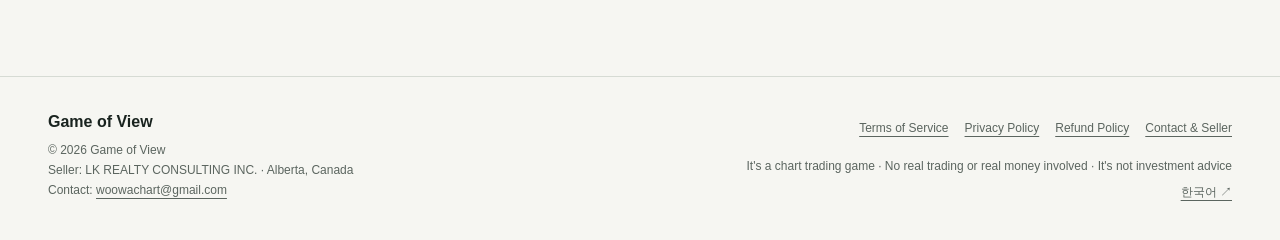
<file: en/terms.html>
<!doctype html>
<html lang="en">
<head>
  <meta charset="utf-8">
  <script src="../lang.js"></script>
  <meta name="viewport" content="width=device-width, initial-scale=1">
  <meta name="color-scheme" content="light dark">
  <title>Terms of Service — Game of View</title>
  <meta name="description" content="Read the Terms of Service for Game of View, a chart trading game for Chrome.">
  <link rel="canonical" href="https://gameofview.com/en/terms.html">
  <link rel="alternate" hreflang="ko" href="https://gameofview.com/terms.html">
  <link rel="alternate" hreflang="en" href="https://gameofview.com/en/terms.html">
  <link rel="alternate" hreflang="x-default" href="https://gameofview.com/terms.html">
  <link rel="icon" href="../favicon.svg" type="image/svg+xml">
  <link rel="stylesheet" href="../style.css">
  <script src="../site.js" defer></script>
</head>
<body>
  <a class="skip-link" href="#main">Skip to content</a>
  <header class="site-header"><div class="container header-inner">
    <a class="brand" href="./" aria-label="Game of View home"><img src="../favicon.svg" alt="" width="34" height="34">Game of View<span class="game-tag">GAME</span></a>
    <nav class="nav-links" aria-label="Main navigation"><a class="nav-secondary" href="./#features">Features</a><a href="./#pricing">Pricing</a><a class="nav-secondary" href="./#install">Setup</a><span class="language-switch" role="group" aria-label="Choose language"><a href="../terms.html" lang="ko" hreflang="ko" data-language="ko">한국어</a><span aria-hidden="true">|</span><a href="terms.html" lang="en" hreflang="en" data-language="en" aria-current="page">English</a></span></nav>
  </div></header>
  <main id="main" class="container legal-page">
    <p class="eyebrow">Game of View / POLICIES &amp; CONTACT</p>
    <h1>Terms of Service</h1>
    <p class="legal-date">Effective date: <time datetime="2026-10-31">2026-10-31</time></p>
    <article class="legal-content" aria-label="Terms of Service">
      <section aria-labelledby="section-1"><h2 id="section-1">1. Product and terms</h2><p>These terms apply to the purchase and use of Game of View, provided by <span data-seller-name>LK REALTY CONSULTING INC.</span>, a corporation based in Alberta, Canada. Please read these terms, the <a href="privacy.html">Privacy Policy</a>, and the <a href="refund.html">Refund Policy</a> before buying or using the product.</p><p>Game of View is a <strong>chart trading game</strong> played on past charts and delivered as a Chrome extension. There is no real trading or real money in the game. It does not connect to an exchange account or place real orders. A separate license fee is required to use the game.</p></section>
      <section aria-labelledby="section-2"><h2 id="section-2">2. Price and license</h2><p>A lifetime license costs <strong>USD 250 as a one-time payment</strong>. One license key can activate up to 2 devices. You can deactivate a device and move the license to another device.</p><p>New sales may move to a subscription model in the future. Lifetime licenses already purchased will remain lifetime licenses.</p></section>
      <section aria-labelledby="section-3"><h2 id="section-3">3. Payment</h2><p>A third-party reseller, known as the Merchant of Record, handles payments, taxes, and receipts. The <a href="contact.html#payment-provider">payment provider (to be selected)</a> has not been chosen yet. Its name will appear on the Contact &amp; Seller page once confirmed. The seller does not receive card information.</p></section>
      <section aria-labelledby="section-4"><h2 id="section-4">4. Refunds</h2><p>Because this is software, all sales are final once a license key has been issued (All Sales Final). Exceptions, such as duplicate charges or a key that does not work because of a problem on our side, are described in the <a href="refund.html">Refund Policy</a>.</p></section>
      <section aria-labelledby="section-5"><h2 id="section-5">5. Game results and intended users</h2><p>Game of View does not provide investment advice and does not guarantee profits. Results in the game do not guarantee results in real markets.</p><p>The product is not intended for children under 13 or under the minimum age set by their country's laws.</p></section>
      <section aria-labelledby="section-6"><h2 id="section-6">6. Governing law and contact</h2><p>These terms are governed by the laws of Alberta, Canada. They do not limit rights you have under applicable law.</p><p>For questions about these terms, your license, or the product, email <a data-contact-email href="mailto:woowachart@gmail.com">woowachart@gmail.com</a>. See <a href="contact.html">Contact &amp; Seller</a> for seller information.</p></section>
    </article>
  </main>
  <footer class="site-footer">
    <div class="container footer-inner">
      <div><span class="footer-name">Game of View</span><p>© 2026 Game of View</p><p>Seller: <span data-seller-name>LK REALTY CONSULTING INC.</span> · Alberta, Canada</p><p>Contact: <a data-contact-email href="mailto:woowachart@gmail.com">woowachart@gmail.com</a></p></div>
      <div class="footer-right">
        <nav class="footer-legal" aria-label="Policies and contact"><a href="terms.html">Terms of Service</a><a href="privacy.html">Privacy Policy</a><a href="refund.html">Refund Policy</a><a href="contact.html">Contact & Seller</a></nav>
        <p>It's a chart trading game · No real trading or real money involved · It's not investment advice</p>
        <a href="../terms.html" lang="ko" hreflang="ko" data-language="ko">한국어 ↗</a>
      </div>
    </div>
  </footer>
</body>
</html>
</file>
<file: style.css>
/* Shared by both languages. No external assets or font requests. */
:root {
  color-scheme: light dark;
  --bg: #f6f6f2;
  --surface: #fff;
  --soft: #ebede7;
  --text: #19231f;
  --muted: #5b655f;
  --line: #d6dbd4;
  --yellow: #ffd43b;
  --green: #3ddc97;
  --red: #ff5a5f;
  --green-ink: #087449;
  --red-ink: #bb2933;
  --header: rgba(246, 246, 242, .96);
  font-family: -apple-system, BlinkMacSystemFont, "Segoe UI", "Apple SD Gothic Neo", "Malgun Gothic", sans-serif;
  font-synthesis: none;
}
@media (prefers-color-scheme: dark) {
  :root {
    --bg: #101513;
    --surface: #191f1c;
    --soft: #222b25;
    --text: #f3f5ee;
    --muted: #adb7ae;
    --line: #354037;
    --green-ink: #3ddc97;
    --red-ink: #ff777b;
    --header: rgba(16, 21, 19, .96);
  }
}
* { box-sizing: border-box; }
html { scroll-padding-top: 100px; }
body { margin: 0; background: var(--bg); color: var(--text); line-height: 1.7; -webkit-font-smoothing: antialiased; }
::selection { background: var(--yellow); color: #19231f; }
a { color: inherit; text-underline-offset: 4px; }
a, button, summary { -webkit-tap-highlight-color: transparent; }
:focus-visible { outline: 3px solid var(--green-ink); outline-offset: 5px; }
img, video { display: block; max-width: 100%; }
img { height: auto; }
figure, p, h1, h2, h3 { margin: 0; }
h1, h2, h3 { line-height: 1.25; word-break: keep-all; overflow-wrap: anywhere; }
p { word-break: keep-all; overflow-wrap: anywhere; }
.container { width: min(1184px, calc(100% - 64px)); margin-inline: auto; }
.skip-link { position: fixed; top: -100px; left: 24px; z-index: 100; padding: 12px 20px; background: var(--yellow); color: #19231f; }
.skip-link:focus { top: 16px; }
.site-header { position: sticky; top: 0; z-index: 10; border-bottom: 1px solid var(--line); background: var(--header); }
.header-inner { min-height: 78px; display: flex; align-items: center; justify-content: space-between; gap: 24px; }
.brand { display: inline-flex; align-items: center; gap: 10px; text-decoration: none; font-size: 21px; font-weight: 800; letter-spacing: -.6px; white-space: nowrap; }
.brand img { width: 34px; height: 34px; }
.nav-links { display: flex; align-items: center; gap: 28px; font-size: 14px; font-weight: 600; }
.nav-links a { text-decoration: none; }
.nav-links a:hover { text-decoration: underline; }
.language-switch { display: inline-flex; align-items: center; gap: 8px; white-space: nowrap; border: 1px solid var(--line); border-radius: 6px; padding: 0 10px; }
.language-switch a { display: inline-flex; align-items: center; min-height: 40px; }
.language-switch [aria-current="page"] { color: var(--green-ink); text-decoration: underline; }
.hero { padding: 76px 0 0; }
.eyebrow { display: flex; align-items: center; gap: 10px; font-size: 12px; font-weight: 700; letter-spacing: 1.6px; text-transform: uppercase; }
.eyebrow::before { content: ""; width: 8px; height: 8px; background: var(--green); border-radius: 50%; flex: 0 0 auto; }
.hero-grid { display: grid; grid-template-columns: 1.5fr 1fr; gap: 60px; align-items: end; margin: 28px 0 40px; }
h1 { font-size: clamp(40px, 4.5vw, 64px); letter-spacing: -3px; font-weight: 800; }
.highlight { text-decoration: underline; text-decoration-color: var(--yellow); text-decoration-thickness: 7px; text-underline-offset: 10px; }
.hero-copy { max-width: 400px; padding-bottom: 3px; }
.hero-category { margin-top: 24px; font-size: clamp(16px, 1.8vw, 21px); font-weight: 700; color: var(--green-ink); }
.hero-copy .lead { font-size: 22px; font-weight: 600; line-height: 1.5; margin-bottom: 16px; letter-spacing: -.6px; }
.hero-copy p + p { color: var(--muted); font-size: 15px; }
.hero-actions { display: flex; gap: 12px; flex-wrap: wrap; margin-top: 25px; }
.button { min-height: 46px; display: inline-flex; align-items: center; justify-content: center; gap: 20px; border: 1px solid var(--line); border-radius: 6px; padding: 10px 18px; font-size: 14px; font-weight: 700; text-decoration: none; }
.button-primary { background: var(--yellow); color: #19231f; border-color: var(--yellow); }
.button:hover { border-color: var(--green-ink); }
.video-frame { overflow: hidden; border: 1px solid var(--line); border-radius: 12px; background: #101513; }
.video-topline { display: flex; justify-content: space-between; align-items: center; gap: 20px; padding: 12px 20px; color: #b6c1b8; font-size: 11px; letter-spacing: 1px; }
.window-dots { display: inline-flex; gap: 6px; }
.window-dots i { width: 6px; height: 6px; border-radius: 50%; background: #66746b; }
.window-dots i:first-child { background: var(--red); }
.window-dots i:nth-child(2) { background: var(--yellow); }
.window-dots i:nth-child(3) { background: var(--green); }
video { width: 100%; height: auto; aspect-ratio: 16 / 9; background: #101513; }
.video-error { padding: 16px 20px; color: #f3f5ee; font-size: 14px; border-top: 1px solid #354037; }
[hidden] { display: none !important; }
.video-caption { display: flex; justify-content: space-between; gap: 20px; margin-top: 14px; font-size: 12px; color: var(--muted); }
.stat-strip { display: grid; grid-template-columns: repeat(4, 1fr); margin-top: 40px; padding: 26px 0; border-block: 1px solid var(--line); }
.stat { padding: 0 28px; border-left: 1px solid var(--line); }
.stat:first-child { padding-left: 0; border-left: 0; }
.stat strong { display: block; font-size: 27px; line-height: 1.3; letter-spacing: -1px; }
.stat span { font-size: 12px; color: var(--muted); }
.section { padding-top: 112px; }
.section-heading { display: grid; grid-template-columns: 1.2fr 1fr; align-items: end; gap: 60px; margin-bottom: 36px; }
.section-label { font-size: 11px; font-weight: 700; letter-spacing: 2px; color: var(--green-ink); margin-bottom: 16px; }
h2 { font-size: clamp(29px, 3.4vw, 42px); letter-spacing: -1.8px; }
.section-heading > p { color: var(--muted); font-size: 16px; max-width: 410px; }
.features { display: grid; grid-template-columns: repeat(2, 1fr); gap: 24px; }
.feature { overflow: hidden; background: var(--surface); border: 1px solid var(--line); border-radius: 10px; }
.feature-body { padding: 27px 28px 24px; }
.feature-index { display: block; font-size: 11px; letter-spacing: 1.5px; color: var(--green-ink); margin-bottom: 10px; font-weight: 700; }
h3 { font-size: 23px; letter-spacing: -.8px; }
.feature p { color: var(--muted); font-size: 14px; margin-top: 12px; min-height: 48px; }
.shot-link { display: block; position: relative; background: #fff; }
.shot-link img { width: 100%; aspect-ratio: 16 / 9; }
.shot-link::after { content: "↗"; position: absolute; bottom: 12px; right: 12px; border-radius: 4px; background: #19231f; color: #fff; width: 29px; height: 29px; display: grid; place-items: center; line-height: 1; font-size: 16px; }
.shot-link:hover::after { background: #087449; }
.image-note { text-align: right; font-size: 12px; color: var(--muted); margin-top: 15px; }
.crash { margin-top: 112px; background: #19231f; color: #f3f5ee; border-radius: 12px; padding: 48px; }
.crash-heading { display: grid; grid-template-columns: 1fr auto; gap: 40px; align-items: center; margin-bottom: 32px; }
.crash .section-label { color: var(--green); }
.crash h2 { max-width: 660px; }
.crash-intro { color: #b7c1b9; margin-top: 20px; max-width: 650px; font-size: 16px; }
.crash-number { font-size: clamp(50px, 6vw, 80px); line-height: 1; font-weight: 800; color: #ff777b; letter-spacing: -4px; white-space: nowrap; }
.crash-number small { display: block; color: #b7c1b9; font-size: 12px; letter-spacing: 0; margin-top: 15px; font-weight: 400; text-align: right; }
.crash .shot-link { border-radius: 6px; overflow: hidden; }
.crash figcaption { display: flex; justify-content: space-between; gap: 20px; flex-wrap: wrap; padding-top: 16px; color: #b7c1b9; font-size: 12px; }
.crash figcaption strong { font-weight: 500; color: #f3f5ee; }
.price-layout { display: grid; grid-template-columns: 1fr 1fr; gap: 80px; align-items: center; }
.price-copy p:not(.section-label) { color: var(--muted); margin-top: 24px; max-width: 440px; }
.price-card { padding: 36px; border: 1px solid var(--line); border-top: 4px solid var(--yellow); border-radius: 10px; background: var(--surface); }
.price-card-top { display: flex; justify-content: space-between; align-items: center; gap: 15px; font-size: 14px; font-weight: 700; }
.tag { padding: 4px 9px; background: var(--soft); color: var(--muted); border-radius: 4px; font-size: 11px; font-weight: 500; }
.price { font-size: 70px; font-weight: 800; line-height: 1.2; letter-spacing: -4px; margin-top: 24px; }
.price span { font-size: 14px; font-weight: 400; color: var(--muted); letter-spacing: 0; margin-left: 10px; }
.price-caption { font-size: 14px; color: var(--muted); margin-top: 4px; }
.price-list { list-style: none; padding: 20px 0; margin: 22px 0 0; border-top: 1px solid var(--line); font-size: 14px; }
.price-list li { padding: 5px 0; }
.price-list li::before { content: "✓"; color: var(--green-ink); margin-right: 12px; }
.purchase-link { width: 100%; background: var(--yellow); color: #19231f; border-color: var(--yellow); }
.purchase-link[aria-disabled="true"] { background: var(--soft); color: var(--muted); border-color: var(--line); cursor: not-allowed; }
.purchase-note { font-size: 12px; color: var(--muted); text-align: center; margin-top: 12px; }
.steps { display: grid; grid-template-columns: repeat(3, 1fr); gap: 32px; list-style: none; padding: 0; margin: 0; }
.step { border-top: 1px solid var(--line); padding-top: 22px; }
.step-number { display: block; font-size: 13px; color: var(--green-ink); margin-bottom: 20px; font-weight: 700; }
.step h3 { font-size: 21px; }
.step p { margin-top: 13px; color: var(--muted); font-size: 14px; }
code { font-family: ui-monospace, Consolas, monospace; font-size: .9em; background: var(--soft); border-radius: 3px; padding: 2px 4px; overflow-wrap: anywhere; }
.install-note { padding: 16px 20px; margin-top: 30px; background: var(--soft); border-radius: 6px; color: var(--muted); font-size: 13px; }
.faq-layout { display: grid; grid-template-columns: .7fr 1.3fr; gap: 80px; }
.faq-list { border-top: 1px solid var(--line); }
details { border-bottom: 1px solid var(--line); }
summary { cursor: pointer; padding: 22px 32px 22px 0; font-size: 16px; font-weight: 600; list-style: none; position: relative; }
summary::-webkit-details-marker { display: none; }
summary::after { content: "+"; position: absolute; right: 3px; top: 20px; color: var(--green-ink); font-size: 22px; font-weight: 400; }
details[open] summary::after { content: "−"; }
details p { padding: 0 24px 24px 0; color: var(--muted); font-size: 14px; }
.closing { margin-top: 100px; padding: 54px 0; text-align: center; border-top: 1px solid var(--line); }
.closing p { font-size: clamp(22px, 3vw, 34px); line-height: 1.5; letter-spacing: -1px; font-weight: 700; }
.closing span { display: block; margin-top: 12px; font-size: 13px; color: var(--muted); font-weight: 400; letter-spacing: 0; }
.site-footer { border-top: 1px solid var(--line); padding: 30px 0 38px; }
.footer-inner { display: flex; justify-content: space-between; align-items: center; gap: 24px; font-size: 12px; color: var(--muted); }
.footer-name { display: block; font-size: 16px; color: var(--text); font-weight: 750; margin-bottom: 4px; }
.footer-right { text-align: right; }
.footer-right a { display: inline-block; margin-top: 5px; }
.footer-inner > div { min-width: 0; }
.footer-legal { display: flex; flex-wrap: wrap; justify-content: flex-end; gap: 4px 16px; margin-bottom: 12px; }
.footer-legal a { min-height: 32px; display: inline-flex; align-items: center; }
.purchase-policy { margin-top: 14px; text-align: center; font-size: 13px; color: var(--muted); }
.legal-page { max-width: 860px; padding-block: 64px 80px; }
.legal-page h1 { margin-top: 24px; }
.legal-date { margin-top: 18px; color: var(--muted); font-size: 14px; }
.legal-content { margin-top: 36px; }
.legal-content section { border-top: 1px solid var(--line); padding-top: 28px; margin-top: 28px; }
.legal-content h2 { font-size: clamp(22px, 3vw, 28px); letter-spacing: -.6px; margin-bottom: 18px; }
.legal-content p + p { margin-top: 14px; }
.legal-content ul { padding-left: 24px; overflow-wrap: anywhere; }
.seller-details { display: grid; grid-template-columns: minmax(100px, 1fr) minmax(0, 3fr); gap: 10px 24px; margin: 0 0 24px; }
.seller-details dt { font-weight: 700; }
.seller-details dd { margin: 0; overflow-wrap: anywhere; }
.not-found { min-height: 72vh; display: grid; place-content: center; gap: 25px; max-width: 700px; padding-block: 80px; }
.not-found h1 { font-size: clamp(35px, 5vw, 55px); }
.not-found p { color: var(--muted); }
html[lang="en"] h1 { letter-spacing: -2.5px; font-size: clamp(40px, 4.5vw, 62px); }
html[lang="en"] h2 { letter-spacing: -1.4px; }
@media (max-width: 900px) {
  .hero-grid { grid-template-columns: 1.2fr 1fr; gap: 30px; }
  .hero-copy .lead { font-size: 19px; }
  .price-layout, .faq-layout { gap: 40px; }
  .crash { padding: 32px; }
  .crash-heading { grid-template-columns: 1fr; gap: 25px; }
  .crash-number { font-size: 60px; letter-spacing: -2px; }
  .crash-number small { display: inline; margin-left: 15px; }
  .nav-links { gap: 20px; }
}
@media (max-width: 680px) {
  html { scroll-padding-top: 85px; }
  .container { width: calc(100% - 36px); }
  .header-inner { min-height: 67px; gap: 14px; }
  .brand { font-size: 18px; gap: 7px; }
  .brand img { width: 29px; height: 29px; }
  .nav-links { gap: 15px; font-size: 12px; }
  .nav-secondary { display: none; }
  .language-switch { padding-inline: 8px; gap: 6px; }
  .hero { padding-top: 44px; }
  .eyebrow { font-size: 10px; letter-spacing: 1.1px; }
  .hero-grid { grid-template-columns: 1fr; gap: 28px; margin: 25px 0 30px; }
  h1 { font-size: clamp(35px, 9vw, 52px); letter-spacing: -2px; }
  html[lang="en"] h1 { font-size: clamp(36px, 10vw, 55px); letter-spacing: -1.7px; }
  .highlight { text-decoration-thickness: 5px; text-underline-offset: 7px; }
  .hero-copy { max-width: 100%; }
  .hero-copy .lead { font-size: 20px; margin-bottom: 10px; }
  .hero-actions { margin-top: 20px; }
  .video-topline { padding: 10px 12px; font-size: 9px; }
  .video-caption { flex-direction: column; gap: 3px; font-size: 11px; }
  .stat-strip { grid-template-columns: repeat(2, 1fr); gap: 22px 0; margin-top: 28px; }
  .stat { padding-inline: 20px 0; }
  .stat:nth-child(3) { padding-left: 0; border-left: 0; }
  .stat strong { font-size: 25px; }
  .section { padding-top: 74px; }
  .section-heading { grid-template-columns: 1fr; gap: 20px; margin-bottom: 28px; }
  .section-heading > p { font-size: 14px; }
  h2 { font-size: 30px; letter-spacing: -1.2px; }
  .features { grid-template-columns: 1fr; gap: 20px; }
  .feature-body { padding: 23px 22px 22px; }
  .feature p { min-height: 0; }
  .image-note { font-size: 11px; }
  .crash { margin-top: 74px; padding: 28px 20px 20px; }
  .crash h2 { font-size: 27px; }
  .crash-intro { font-size: 14px; }
  .crash-heading { margin-bottom: 24px; }
  .crash-number { font-size: 55px; }
  .crash-number small { display: block; margin: 12px 0 0; text-align: left; }
  .crash figcaption { gap: 5px; font-size: 11px; }
  .price-layout, .faq-layout { grid-template-columns: 1fr; gap: 30px; }
  .price-copy p:not(.section-label) { font-size: 15px; margin-top: 18px; }
  .price-card { padding: 28px; }
  .steps { grid-template-columns: 1fr; gap: 25px; }
  .step-number { margin-bottom: 12px; }
  .step p { margin-top: 10px; }
  .closing { margin-top: 74px; padding: 40px 0; }
  .footer-inner { flex-direction: column; align-items: flex-start; gap: 18px; }
  .footer-right { text-align: left; }
  .footer-legal { justify-content: flex-start; }
  .legal-page { padding-block: 40px 56px; }
  .seller-details { grid-template-columns: 1fr; gap: 4px; }
  .seller-details dd { margin-bottom: 12px; }
}
@media (max-width: 480px) {
  html { scroll-padding-top: 140px; }
  .header-inner { flex-wrap: wrap; gap: 8px; padding-block: 12px; }
  .nav-links { width: 100%; justify-content: space-between; }
}
@media (prefers-reduced-motion: reduce) {
  *, *::before, *::after { scroll-behavior: auto !important; animation: none !important; transition: none !important; }
}

/* GAME 강조(사용자 2026-10-31): 실제 거래가 아닌 게임임을 첫눈에 */
.game-tag { margin-left: 8px; padding: 3px 7px; border-radius: 6px; background: var(--yellow); color: #19231f; font-size: 11px; font-weight: 900; letter-spacing: 1.2px; line-height: 1; }
.game-badge { display: inline-flex; align-items: center; gap: 10px; margin: 0; padding: 6px 14px 6px 6px; border: 2px solid var(--yellow); border-radius: 999px; font-size: 14px; font-weight: 800; letter-spacing: .4px; }
.game-badge span { padding: 5px 12px; border-radius: 999px; background: var(--yellow); color: #19231f; font-size: 15px; font-weight: 900; letter-spacing: 2.5px; }
.hero-category { font-size: clamp(20px, 2.4vw, 28px); }
.game-word { padding: 0 .25em; border-radius: 6px; background: var(--yellow); color: #19231f; font-weight: 900; }
.game-caps { text-transform: uppercase; letter-spacing: 1px; }
</file>
